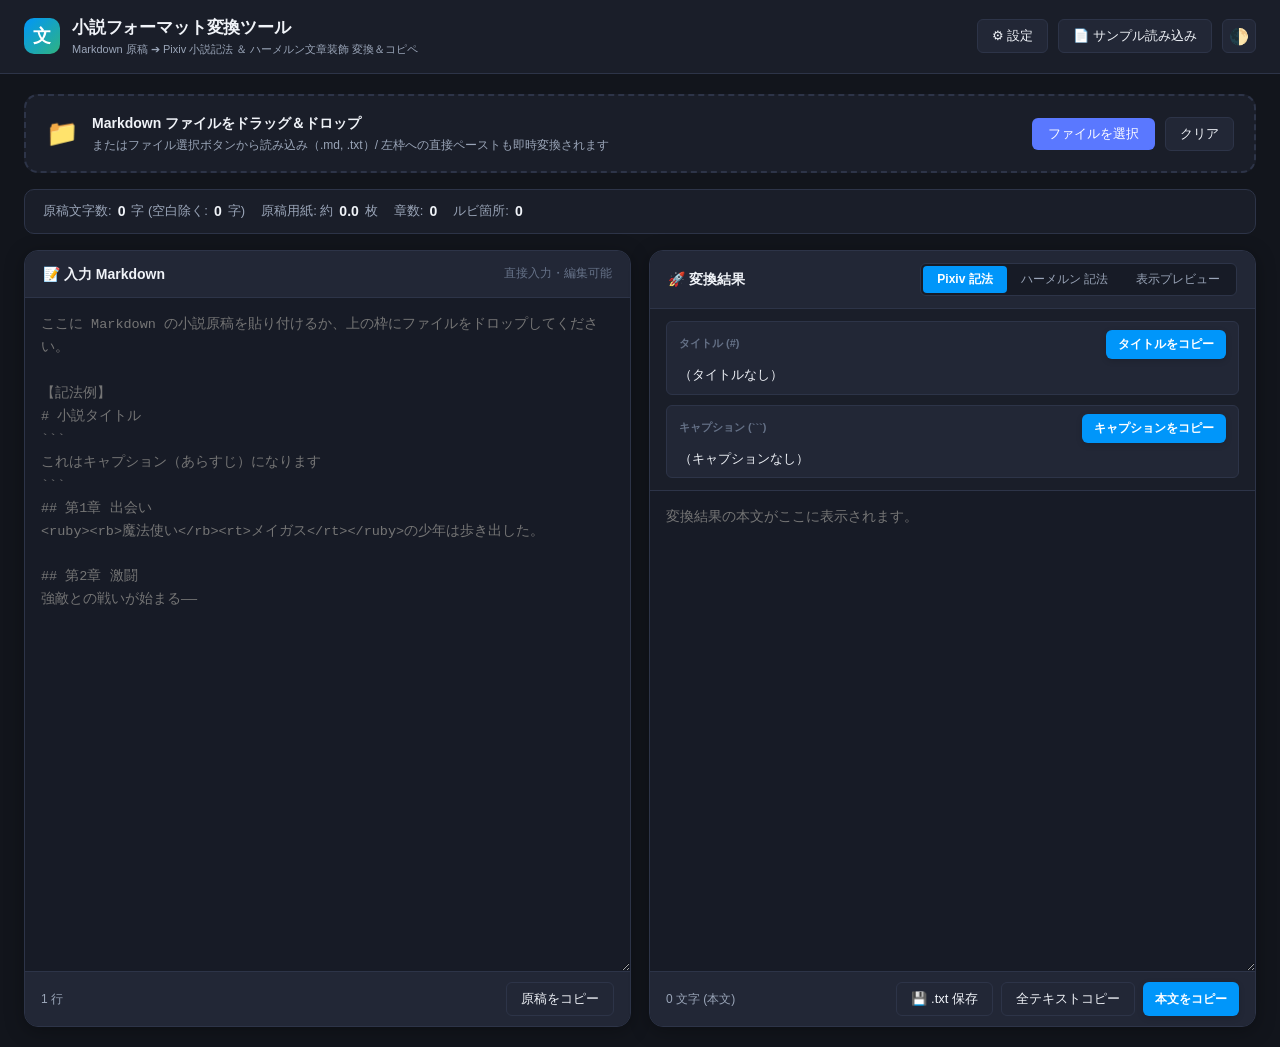
<file: code/小説変換ツール/index.html>
<!DOCTYPE html>
<html lang="ja">
<head>
  <meta charset="UTF-8">
  <meta name="viewport" content="width=device-width, initial-scale=1.0">
  <title>小説フォーマット変換ツール (Pixiv & ハーメルン対応)</title>
  <style>
    :root {
      --bg-primary: #12151c;
      --bg-secondary: #1a1e29;
      --bg-card: #222736;
      --bg-input: #171b26;
      --text-main: #f0f3f8;
      --text-sub: #9aa5b8;
      --text-muted: #657187;
      --border: #2d3448;
      --border-focus: #4e7dfc;
      --pixiv-color: #0096fa;
      --pixiv-hover: #1e9bf6;
      --pixiv-badge: rgba(0, 150, 250, 0.15);
      --hameln-color: #2fb380;
      --hameln-hover: #37c78f;
      --hameln-badge: rgba(47, 179, 128, 0.15);
      --accent: #5a78ff;
      --success: #28a745;
      --shadow: 0 4px 20px rgba(0, 0, 0, 0.3);
      --radius-sm: 6px;
      --radius-md: 10px;
      --radius-lg: 14px;
      --transition: all 0.2s cubic-bezier(0.16, 1, 0.3, 1);
    }

    [data-theme="light"] {
      --bg-primary: #f5f7fb;
      --bg-secondary: #ffffff;
      --bg-card: #ffffff;
      --bg-input: #f8fafc;
      --text-main: #1e293b;
      --text-sub: #475569;
      --text-muted: #94a3b8;
      --border: #e2e8f0;
      --border-focus: #3b82f6;
      --pixiv-color: #0084dc;
      --pixiv-badge: rgba(0, 132, 220, 0.1);
      --hameln-color: #1a8f60;
      --hameln-badge: rgba(26, 143, 96, 0.1);
      --accent: #3b82f6;
      --shadow: 0 4px 20px rgba(0, 0, 0, 0.06);
    }

    * {
      box-sizing: border-box;
      margin: 0;
      padding: 0;
    }

    body {
      font-family: -apple-system, BlinkMacSystemFont, "Segoe UI", "BIZ UDPGothic", "Hiragino Sans", "Meiryo", sans-serif;
      background-color: var(--bg-primary);
      color: var(--text-main);
      line-height: 1.6;
      min-height: 100vh;
      display: flex;
      flex-direction: column;
    }

    header {
      background-color: var(--bg-secondary);
      border-bottom: 1px solid var(--border);
      padding: 14px 24px;
      display: flex;
      justify-content: space-between;
      align-items: center;
      position: sticky;
      top: 0;
      z-index: 100;
    }

    .brand {
      display: flex;
      align-items: center;
      gap: 12px;
    }

    .brand-icon {
      width: 36px;
      height: 36px;
      background: linear-gradient(135deg, var(--pixiv-color), var(--hameln-color));
      border-radius: var(--radius-md);
      display: flex;
      align-items: center;
      justify-content: center;
      color: #fff;
      font-size: 18px;
      font-weight: bold;
    }

    .brand-text h1 {
      font-size: 17px;
      font-weight: 700;
      letter-spacing: -0.01em;
    }

    .brand-text p {
      font-size: 11px;
      color: var(--text-sub);
    }

    .header-actions {
      display: flex;
      align-items: center;
      gap: 10px;
    }

    button {
      cursor: pointer;
      font-family: inherit;
      border: none;
      outline: none;
      transition: var(--transition);
      display: inline-flex;
      align-items: center;
      justify-content: center;
      gap: 6px;
      font-weight: 500;
    }

    .btn-secondary {
      background: var(--bg-card);
      border: 1px solid var(--border);
      color: var(--text-main);
      padding: 7px 14px;
      border-radius: var(--radius-sm);
      font-size: 13px;
    }

    .btn-secondary:hover {
      border-color: var(--text-sub);
      background: var(--bg-input);
    }

    .btn-primary {
      background: var(--accent);
      color: #fff;
      padding: 7px 16px;
      border-radius: var(--radius-sm);
      font-size: 13px;
    }

    .btn-primary:hover {
      filter: brightness(1.1);
    }

    .btn-copy {
      padding: 6px 12px;
      font-size: 12px;
      font-weight: 600;
      border-radius: var(--radius-sm);
      color: #fff;
      box-shadow: 0 2px 6px rgba(0,0,0,0.15);
    }

    .btn-copy-pixiv {
      background: var(--pixiv-color);
    }
    .btn-copy-pixiv:hover {
      background: var(--pixiv-hover);
    }

    .btn-copy-hameln {
      background: var(--hameln-color);
    }
    .btn-copy-hameln:hover {
      background: var(--hameln-hover);
    }

    .btn-icon {
      width: 34px;
      height: 34px;
      border-radius: var(--radius-sm);
      background: var(--bg-card);
      border: 1px solid var(--border);
      color: var(--text-main);
      display: flex;
      align-items: center;
      justify-content: center;
      font-size: 16px;
    }
    .btn-icon:hover {
      background: var(--bg-input);
    }

    /* Main Container */
    main {
      flex: 1;
      padding: 20px 24px;
      max-width: 1700px;
      margin: 0 auto;
      width: 100%;
      display: flex;
      flex-direction: column;
      gap: 16px;
    }

    /* Top Dropzone */
    .drop-section {
      background: var(--bg-secondary);
      border: 2px dashed var(--border);
      border-radius: var(--radius-lg);
      padding: 16px 20px;
      display: flex;
      align-items: center;
      justify-content: space-between;
      transition: var(--transition);
      position: relative;
    }

    .drop-section.dragover {
      border-color: var(--accent);
      background: rgba(90, 120, 255, 0.05);
    }

    .drop-left {
      display: flex;
      align-items: center;
      gap: 14px;
    }

    .drop-icon {
      font-size: 26px;
      color: var(--accent);
    }

    .drop-text h3 {
      font-size: 14px;
      font-weight: 600;
      margin-bottom: 2px;
    }

    .drop-text p {
      font-size: 12px;
      color: var(--text-sub);
    }

    .drop-right {
      display: flex;
      gap: 10px;
      align-items: center;
    }

    #fileInput {
      display: none;
    }

    /* Stats bar */
    .stats-bar {
      display: flex;
      gap: 16px;
      background: var(--bg-secondary);
      border: 1px solid var(--border);
      border-radius: var(--radius-md);
      padding: 10px 18px;
      font-size: 13px;
      flex-wrap: wrap;
      align-items: center;
    }

    .stat-item {
      display: flex;
      align-items: center;
      gap: 6px;
      color: var(--text-sub);
    }

    .stat-item strong {
      color: var(--text-main);
      font-weight: 700;
      font-size: 14px;
    }

    .badge {
      display: inline-block;
      padding: 2px 8px;
      border-radius: 12px;
      font-size: 11px;
      font-weight: 600;
    }
    .badge-pixiv {
      background: var(--pixiv-badge);
      color: var(--pixiv-color);
    }
    .badge-hameln {
      background: var(--hameln-badge);
      color: var(--hameln-color);
    }

    /* Content Area - 2 Columns */
    .workspace {
      display: grid;
      grid-template-columns: 1fr 1fr;
      gap: 18px;
      flex: 1;
      min-height: 580px;
    }

    @media (max-width: 1080px) {
      .workspace {
        grid-template-columns: 1fr;
      }
    }

    /* Column Panels */
    .panel {
      background: var(--bg-secondary);
      border: 1px solid var(--border);
      border-radius: var(--radius-lg);
      display: flex;
      flex-direction: column;
      overflow: hidden;
      box-shadow: var(--shadow);
    }

    .panel-header {
      padding: 12px 18px;
      border-bottom: 1px solid var(--border);
      display: flex;
      justify-content: space-between;
      align-items: center;
      background: var(--bg-card);
    }

    .panel-title {
      font-size: 14px;
      font-weight: 700;
      display: flex;
      align-items: center;
      gap: 8px;
    }

    /* Sub Tabs inside right panel */
    .tab-group {
      display: flex;
      background: var(--bg-input);
      border: 1px solid var(--border);
      border-radius: var(--radius-sm);
      padding: 2px;
    }

    .tab-btn {
      padding: 5px 14px;
      font-size: 12px;
      border-radius: 4px;
      color: var(--text-sub);
      background: transparent;
    }

    .tab-btn.active-pixiv {
      background: var(--pixiv-color);
      color: #fff;
      font-weight: 600;
    }

    .tab-btn.active-hameln {
      background: var(--hameln-color);
      color: #fff;
      font-weight: 600;
    }

    .tab-btn.active-preview {
      background: var(--accent);
      color: #fff;
      font-weight: 600;
    }

    /* Text Editor Area */
    .editor-wrapper {
      position: relative;
      flex: 1;
      display: flex;
      flex-direction: column;
    }

    textarea {
      flex: 1;
      width: 100%;
      min-height: 480px;
      padding: 16px;
      background: var(--bg-input);
      color: var(--text-main);
      border: none;
      resize: vertical;
      font-family: "Consolas", "Courier New", "BIZ UDPGothic", monospace;
      font-size: 13.5px;
      line-height: 1.7;
      outline: none;
    }

    textarea:focus {
      background: rgba(0, 0, 0, 0.2);
    }

    /* Extracted items cards (Title & Caption) */
    .meta-cards {
      padding: 12px 16px;
      background: var(--bg-secondary);
      border-bottom: 1px solid var(--border);
      display: flex;
      flex-direction: column;
      gap: 10px;
    }

    .meta-card {
      background: var(--bg-card);
      border: 1px solid var(--border);
      border-radius: var(--radius-sm);
      padding: 8px 12px;
      display: flex;
      flex-direction: column;
      gap: 6px;
    }

    .meta-header {
      display: flex;
      justify-content: space-between;
      align-items: center;
      font-size: 11px;
      color: var(--text-muted);
      text-transform: uppercase;
      font-weight: 700;
    }

    .meta-content {
      font-size: 13px;
      color: var(--text-main);
      font-weight: 500;
      max-height: 90px;
      overflow-y: auto;
      white-space: pre-wrap;
      word-break: break-all;
    }

    .panel-footer {
      padding: 10px 16px;
      border-top: 1px solid var(--border);
      background: var(--bg-card);
      display: flex;
      justify-content: space-between;
      align-items: center;
      flex-wrap: wrap;
      gap: 8px;
    }

    .panel-footer-actions {
      display: flex;
      gap: 8px;
    }

    /* Settings Modal / Accordion */
    .options-box {
      background: var(--bg-secondary);
      border: 1px solid var(--border);
      border-radius: var(--radius-md);
      padding: 12px 16px;
      display: none;
      grid-template-columns: repeat(auto-fit, minmax(260px, 1fr));
      gap: 12px;
      font-size: 12.5px;
    }

    .options-box.open {
      display: grid;
    }

    .option-group h4 {
      font-size: 12px;
      margin-bottom: 6px;
      color: var(--text-sub);
    }

    .option-item {
      display: flex;
      align-items: center;
      gap: 8px;
      margin-bottom: 4px;
      cursor: pointer;
    }

    .option-item input[type="checkbox"] {
      cursor: pointer;
      accent-color: var(--accent);
    }

    /* Preview Rendering Container */
    .preview-container {
      flex: 1;
      padding: 24px;
      background: var(--bg-input);
      overflow-y: auto;
      min-height: 480px;
      font-family: "BIZ UDPMincho", "Hiragino Mincho ProN", "Yu Mincho", serif;
      font-size: 16px;
      line-height: 2.1;
      color: var(--text-main);
    }

    .preview-container .preview-chapter {
      margin: 28px 0 16px;
    }

    .preview-container hr {
      border: 0;
      height: 1px;
      background: var(--border);
      margin: 16px 0;
    }

    .preview-container ruby rt {
      font-size: 0.6em;
      color: var(--accent);
    }

    .pixiv-page-break {
      border: 1px dashed var(--pixiv-color);
      color: var(--pixiv-color);
      background: var(--pixiv-badge);
      padding: 8px 12px;
      border-radius: 4px;
      margin: 24px 0;
      text-align: center;
      font-family: sans-serif;
      font-size: 12px;
      font-weight: bold;
    }

    .pixiv-chapter-tag {
      color: var(--pixiv-color);
      font-weight: bold;
      font-size: 18px;
      margin: 12px 0;
      font-family: sans-serif;
    }

    /* Toast notification */
    #toast {
      position: fixed;
      bottom: 24px;
      right: 24px;
      background: #10b981;
      color: #fff;
      padding: 10px 18px;
      border-radius: var(--radius-sm);
      font-size: 13px;
      font-weight: 600;
      box-shadow: 0 4px 14px rgba(0,0,0,0.3);
      opacity: 0;
      transform: translateY(20px);
      transition: all 0.25s ease;
      pointer-events: none;
      z-index: 1000;
      display: flex;
      align-items: center;
      gap: 8px;
    }

    #toast.show {
      opacity: 1;
      transform: translateY(0);
    }
  </style>
</head>
<body>

  <header>
    <div class="brand">
      <div class="brand-icon">文</div>
      <div class="brand-text">
        <h1>小説フォーマット変換ツール</h1>
        <p>Markdown 原稿 ➔ Pixiv 小説記法 ＆ ハーメルン文章装飾 変換＆コピペ</p>
      </div>
    </div>
    <div class="header-actions">
      <button class="btn-secondary" id="btnToggleOptions">
        <span>⚙ 設定</span>
      </button>
      <button class="btn-secondary" id="btnLoadSample">
        <span>📄 サンプル読み込み</span>
      </button>
      <button class="btn-icon" id="btnTheme" title="テーマ切り替え">🌓</button>
    </div>
  </header>

  <main>
    <!-- Dropzone / File Loader -->
    <div class="drop-section" id="dropZone">
      <div class="drop-left">
        <div class="drop-icon">📁</div>
        <div class="drop-text">
          <h3>Markdown ファイルをドラッグ＆ドロップ</h3>
          <p>またはファイル選択ボタンから読み込み（.md, .txt）/ 左枠への直接ペーストも即時変換されます</p>
        </div>
      </div>
      <div class="drop-right">
        <input type="file" id="fileInput" accept=".md,.markdown,.txt">
        <button class="btn-primary" onclick="document.getElementById('fileInput').click()">ファイルを選択</button>
        <button class="btn-secondary" id="btnClear">クリア</button>
      </div>
    </div>

    <!-- Options Box (Collapsible) -->
    <div class="options-box" id="optionsBox">
      <div class="option-group">
        <h4>Pixiv 変換設定</h4>
        <label class="option-item">
          <input type="checkbox" id="optPixivFirstNewpage">
          <span>1章目（先頭）にも [newpage] を付与する</span>
        </label>
        <label class="option-item">
          <input type="checkbox" id="optPixivTitleInBody">
          <span>本文先頭にタイトルを含める</span>
        </label>
        <label class="option-item">
          <input type="checkbox" id="optPixivCaptionInBody">
          <span>本文先頭にキャプションを含める</span>
        </label>
      </div>
      <div class="option-group">
        <h4>ハーメルン 変換設定</h4>
        <label class="option-item">
          <input type="checkbox" id="optHamelnBold" checked>
          <span>太字 **text** を 《b》text《/b》 に変換</span>
        </label>
        <label class="option-item">
          <input type="checkbox" id="optHamelnTitleInBody">
          <span>本文先頭にタイトルを含める</span>
        </label>
        <label class="option-item">
          <input type="checkbox" id="optHamelnCaptionInBody">
          <span>本文先頭にあらすじ・前書きを含める</span>
        </label>
      </div>
      <div class="option-group">
        <h4>共通テキスト整形</h4>
        <label class="option-item">
          <input type="checkbox" id="optTrimSpaces" checked>
          <span>行末の余分な空白を除去</span>
        </label>
        <label class="option-item">
          <input type="checkbox" id="optCompressLines" checked>
          <span>3行以上の連続空行を2行に圧縮</span>
        </label>
      </div>
    </div>

    <!-- Stats Bar -->
    <div class="stats-bar">
      <div class="stat-item">原稿文字数: <strong id="statCharCount">0</strong> 字 (空白除く: <strong id="statCharNoSpace">0</strong> 字)</div>
      <div class="stat-item">原稿用紙: 約 <strong id="statGenko">0</strong> 枚</div>
      <div class="stat-item">章数: <strong id="statChapterCount">0</strong></div>
      <div class="stat-item">ルビ箇所: <strong id="statRubyCount">0</strong></div>
    </div>

    <!-- 2 Column Workspace -->
    <div class="workspace">
      <!-- Left Panel: Input Markdown -->
      <div class="panel">
        <div class="panel-header">
          <div class="panel-title">
            <span>📝 入力 Markdown</span>
          </div>
          <span style="font-size:12px; color:var(--text-muted)">直接入力・編集可能</span>
        </div>
        <div class="editor-wrapper">
          <textarea id="inputMd" placeholder="ここに Markdown の小説原稿を貼り付けるか、上の枠にファイルをドロップしてください。

【記法例】
# 小説タイトル
```
これはキャプション（あらすじ）になります
```
## 第1章 出会い
<ruby><rb>魔法使い</rb><rt>メイガス</rt></ruby>の少年は歩き出した。

## 第2章 激闘
強敵との戦いが始まる――"></textarea>
        </div>
        <div class="panel-footer">
          <span style="font-size:12px; color:var(--text-sub)" id="inputLineCount">0 行</span>
          <button class="btn-secondary" id="btnCopyRaw">原稿をコピー</button>
        </div>
      </div>

      <!-- Right Panel: Converted Output -->
      <div class="panel">
        <div class="panel-header">
          <div class="panel-title">
            <span id="outputTitleLabel">🚀 変換結果</span>
          </div>
          <!-- Format Switcher Tabs -->
          <div class="tab-group">
            <button class="tab-btn active-pixiv" id="tabPixiv">Pixiv 記法</button>
            <button class="tab-btn" id="tabHameln">ハーメルン 記法</button>
            <button class="tab-btn" id="tabPreview">表示プレビュー</button>
          </div>
        </div>

        <!-- Extracted Metadata Cards (Title & Caption) -->
        <div class="meta-cards">
          <!-- Title Box -->
          <div class="meta-card">
            <div class="meta-header">
              <span>タイトル (#)</span>
              <button class="btn-copy btn-copy-pixiv" id="btnCopyTitle">タイトルをコピー</button>
            </div>
            <div class="meta-content" id="dispTitle">（タイトルなし）</div>
          </div>
          <!-- Caption Box -->
          <div class="meta-card">
            <div class="meta-header">
              <span id="captionLabel">キャプション (```)</span>
              <button class="btn-copy btn-copy-pixiv" id="btnCopyCaption">キャプションをコピー</button>
            </div>
            <div class="meta-content" id="dispCaption">（キャプションなし）</div>
          </div>
        </div>

        <!-- Output Text Area (Pixiv / Hameln Text) -->
        <div class="editor-wrapper" id="outputWrapperText">
          <textarea id="outputText" readonly placeholder="変換結果の本文がここに表示されます。"></textarea>
        </div>

        <!-- Preview Container -->
        <div class="preview-container" id="outputWrapperPreview" style="display:none;"></div>

        <div class="panel-footer">
          <span style="font-size:12px; color:var(--text-sub)" id="outputCharCount">0 文字</span>
          <div class="panel-footer-actions">
            <button class="btn-secondary" id="btnDownload">💾 .txt 保存</button>
            <button class="btn-secondary" id="btnCopyAll">全テキストコピー</button>
            <button class="btn-copy btn-copy-pixiv" id="btnCopyBody">本文をコピー</button>
          </div>
        </div>
      </div>
    </div>
  </main>

  <div id="toast">コピーしました！</div>

  <script>
    // --- State ---
    let currentTab = 'pixiv'; // 'pixiv', 'hameln', 'preview'
    let sampleNovelText = "# 異世界転生したら最強のチート猫だった件 ～魔王城でまったり昼寝生活～\n\n```\nトラックに轢かれて目覚めたら、なぜか魔王城に住み着く白猫に転生していた！？\nモフモフの身体と規格外のチート魔法を武器に、今日も魔王の膝の上で二度寝を決める――！\n笑いとモフモフが織りなす異世界スローライフファンタジー。\n```\n\n## プロローグ：目覚めたら猫でした\n\n暖かい日差しと、心地よい絨毯の感触。  \nふと目を覚ますと、視界がいつもよりずっと低い。  \n\n「にゃーん？」  \n\n思わず声を出してみたら、自分の口から出たのは情けない猫の鳴き声だった。  \n見下ろせば、ふわふわの白い前足。肉球は綺麗なピンク色をしている。  \n\n（……えっ、俺、猫になってる！？）  \n\n確か、深夜のコンビニ帰りに居眠り運転のトラックから小学生をかばって――そこまでは覚えている。  \nどうやら絵に描いたような<ruby><rb>異世界転生</rb><rt>いせかいてんせい</rt></ruby>を果たしてしまったらしい。  \n\n## 第1章：魔王様との出会い\n\n「おい、こんな所に猫が迷い込んでいるぞ」  \n\n部屋の重厚な扉が開き、漆黒のローブをまとった筋骨隆々の男が入ってきた。  \n頭には禍々しい角、背中には黒い翼。どう見ても<ruby><rb>魔王</rb><rt>まおう</rt></ruby>その人である。  \n\n普通の転生者なら腰を抜かすところだろうが、今の俺には抗えない本能があった。  \n男の手から漂う、**干し肉の極上の香り**。  \n\n「グルニャァ……（飯くれ）」  \n\n俺はすり寄って頭をごつんと押し付けた。  \n魔王は目を見張り、次の瞬間には相好を崩していた。  \n\n「ぐっ……な、なんと愛らしい毛並みだ……！ 今日から貴様は我が城の<ruby><rb>最高名誉顧問猫</rb><rt>さいこうめいよこもんねこ</rt></ruby>だ！」  \n\n世界を滅ぼす魔王が、あっさりとモフモフの軍門に降った瞬間だった。  \n\n## 第2章：伝説の魔力、炸裂？\n\n平和な昼寝ライフが始まったと思いきや、城に招かれざる客がやってきた。  \n教会の放った<ruby><rb>勇者パーティー</rb><rt>ゆうしゃパーティー</rt></ruby>だ。  \n\n「魔王、覚悟――って、なんだあの猫は？」  \n「ふっ、油断するな。あれは魔王が飼う凶悪な魔獣に違いない！」  \n\n昼寝を邪魔されて機嫌を損ねた俺は、軽くあくびをしながら前足をひと振りした。  \n\n「ふにゃー（うるさい、あっち行け）」  \n\n放たれたのは、猫パンチの軌跡を描く<ruby><rb>次元断裂衝撃波</rb><rt>ディメンション・スラッシュ</rt></ruby>。  \n城の訓練場ごと勇者たちの武器が遥か彼方へと吹き飛んでいく。  \n\n「「「バ、バケモノだーーー！！」」」  \n\n脱兎のごとく逃げ出す勇者たちを見送りながら、俺は再び丸くなって目を閉じた。  \n今日も魔王城は平和である。\n";
    
    // --- DOM Elements ---
    const inputMd = document.getElementById('inputMd');
    const outputText = document.getElementById('outputText');
    const outputWrapperText = document.getElementById('outputWrapperText');
    const outputWrapperPreview = document.getElementById('outputWrapperPreview');
    const dispTitle = document.getElementById('dispTitle');
    const dispCaption = document.getElementById('dispCaption');
    const captionLabel = document.getElementById('captionLabel');
    const dropZone = document.getElementById('dropZone');
    const fileInput = document.getElementById('fileInput');
    const toast = document.getElementById('toast');

    const tabPixiv = document.getElementById('tabPixiv');
    const tabHameln = document.getElementById('tabHameln');
    const tabPreview = document.getElementById('tabPreview');

    const btnCopyTitle = document.getElementById('btnCopyTitle');
    const btnCopyCaption = document.getElementById('btnCopyCaption');
    const btnCopyBody = document.getElementById('btnCopyBody');
    const btnCopyAll = document.getElementById('btnCopyAll');
    const btnDownload = document.getElementById('btnDownload');
    const btnClear = document.getElementById('btnClear');
    const btnLoadSample = document.getElementById('btnLoadSample');
    const btnToggleOptions = document.getElementById('btnToggleOptions');
    const optionsBox = document.getElementById('optionsBox');
    const btnTheme = document.getElementById('btnTheme');

    // Stats
    const statCharCount = document.getElementById('statCharCount');
    const statCharNoSpace = document.getElementById('statCharNoSpace');
    const statGenko = document.getElementById('statGenko');
    const statChapterCount = document.getElementById('statChapterCount');
    const statRubyCount = document.getElementById('statRubyCount');
    const inputLineCount = document.getElementById('inputLineCount');
    const outputCharCount = document.getElementById('outputCharCount');

    // Options Checkboxes
    const optPixivFirstNewpage = document.getElementById('optPixivFirstNewpage');
    const optPixivTitleInBody = document.getElementById('optPixivTitleInBody');
    const optPixivCaptionInBody = document.getElementById('optPixivCaptionInBody');
    const optHamelnBold = document.getElementById('optHamelnBold');
    const optHamelnTitleInBody = document.getElementById('optHamelnTitleInBody');
    const optHamelnCaptionInBody = document.getElementById('optHamelnCaptionInBody');
    const optTrimSpaces = document.getElementById('optTrimSpaces');
    const optCompressLines = document.getElementById('optCompressLines');

    // Cached conversion results
    let currentResults = {
      pixiv: { title: '', caption: '', body: '', full: '' },
      hameln: { title: '', caption: '', body: '', full: '' }
    };

    // --- Converter Logic ---
    function parseMarkdown(md) {
      // 1. Title (# Title)
      let title = "";
      const titleMatch = md.match(/^#\s+(.+)$/m);
      let body = md;
      if (titleMatch) {
        title = titleMatch[1].trim();
        body = body.replace(/^#\s+.+$/m, '');
      }

      // 2. Caption (```...```)
      const captions = [];
      const codeFenceRegex = /```(?:[a-zA-Z0-9_-]*\r?\n)?([\s\S]*?)```/g;
      let match;
      while ((match = codeFenceRegex.exec(body)) !== null) {
        if (match[1].trim()) {
          captions.push(match[1].trim());
        }
      }
      const caption = captions.join('\n\n');
      body = body.replace(codeFenceRegex, '');

      return { title, caption, body: body.trimStart() };
    }

    function convertNovel() {
      const rawMd = inputMd.value;
      const { title, caption, body: cleanBody } = parseMarkdown(rawMd);

      // Ruby regex: <ruby><rb>...</rb><rt>...</rt></ruby> or <ruby>...<rt>...</rt></ruby>
      const rubyRegex = /<ruby>(?:<rb>)?([\s\S]+?)(?:<\/rb>)?(?:<rp>[\s\S]*?<\/rp>)?<rt>([\s\S]+?)<\/rt>(?:<rp>[\s\S]*?<\/rp>)?<\/ruby>/g;
      
      // Counting stats
      const rubyMatches = rawMd.match(rubyRegex) || [];
      const chapterMatches = rawMd.match(/^##\s+(.+)$/gm) || [];

      statCharCount.textContent = rawMd.length.toLocaleString();
      const noSpaceLen = rawMd.replace(/\s+/g, '').length;
      statCharNoSpace.textContent = noSpaceLen.toLocaleString();
      statGenko.textContent = (noSpaceLen / 400).toFixed(1);
      statChapterCount.textContent = chapterMatches.length;
      statRubyCount.textContent = rubyMatches.length;
      inputLineCount.textContent = rawMd.split('\n').length.toLocaleString() + ' 行';

      // --- PIXIV CONVERSION ---
      let pixBody = cleanBody.replace(rubyRegex, '[[rb:$1 > $2]]');
      let chIdx = 0;
      const hasTextBeforeFirstChapter = (() => {
        const firstMatch = pixBody.match(/^##\s+(.+)$/m);
        if (!firstMatch) return false;
        return pixBody.substring(0, firstMatch.index).trim().length > 0;
      })();

      pixBody = pixBody.replace(/^##\s+(.+)$/gm, (m, chName) => {
        chIdx++;
        chName = chName.trim();
        if (chIdx === 1 && !hasTextBeforeFirstChapter && !optPixivFirstNewpage.checked) {
          return `[chapter:${chName}]`;
        }
        return `[newpage]\n[chapter:${chName}]`;
      });

      // Cleanup
      pixBody = cleanText(pixBody);

      let finalPixParts = [];
      if (optPixivTitleInBody.checked && title) finalPixParts.push(title);
      if (optPixivCaptionInBody.checked && caption) finalPixParts.push(caption);
      finalPixParts.push(pixBody);
      const finalPixBody = finalPixParts.filter(Boolean).join('\n\n').trim();

      const pixivFull = [
        title ? `【タイトル】\n${title}` : '',
        caption ? `【キャプション】\n${caption}` : '',
        `【本文】\n${finalPixBody}`
      ].filter(Boolean).join('\n\n');

      currentResults.pixiv = { title, caption, body: finalPixBody, full: pixivFull };

      // --- HAMELN CONVERSION ---
      let hamBody = cleanBody.replace(rubyRegex, '|$1《$2》');
      hamBody = hamBody.replace(/^##\s+(.+)$/gm, (m, chName) => {
        return `《big》《b》■${chName.trim()}《/b》《/big》《hr》`;
      });

      if (optHamelnBold.checked) {
        hamBody = hamBody.replace(/\*\*(.+?)\*\*/g, '《b》$1《/b》');
      }
      hamBody = hamBody.replace(/^(?:[-*_]\s*){3,}$/gm, '《hr》');

      hamBody = cleanText(hamBody);

      let finalHamParts = [];
      if (optHamelnTitleInBody.checked && title) finalHamParts.push(`《big》《b》${title}《/b》《/big》《hr》`);
      if (optHamelnCaptionInBody.checked && caption) finalHamParts.push(`《b》【あらすじ】《/b》\n${caption}\n《hr》`);
      finalHamParts.push(hamBody);
      const finalHamBody = finalHamParts.filter(Boolean).join('\n\n').trim();

      const hamelnFull = [
        title ? `【タイトル】\n${title}` : '',
        caption ? `【あらすじ / 前書き】\n${caption}` : '',
        `【本文】\n${finalHamBody}`
      ].filter(Boolean).join('\n\n');

      currentResults.hameln = { title, caption, body: finalHamBody, full: hamelnFull };

      // Update UI
      updateOutputView();
    }

    function cleanText(text) {
      let lines = text.split('\n');
      if (optTrimSpaces.checked) {
        lines = lines.map(l => l.replace(/[\t ]+$/, ''));
      }
      let cleaned = lines.join('\n');
      if (optCompressLines.checked) {
        cleaned = cleaned.replace(/\n{3,}/g, '\n\n');
      }
      return cleaned.trim();
    }

    function updateOutputView() {
      const activeData = currentResults[currentTab] || currentResults.pixiv;
      dispTitle.textContent = activeData.title || '（タイトルなし）';
      dispCaption.textContent = activeData.caption || '（キャプションなし）';
      captionLabel.textContent = currentTab === 'hameln' ? 'あらすじ / 前書き (```)' : 'キャプション (```)';

      if (currentTab === 'preview') {
        outputWrapperText.style.display = 'none';
        outputWrapperPreview.style.display = 'block';
        renderPreview();
        outputCharCount.textContent = `${activeData.body.length.toLocaleString()} 文字`;
      } else {
        outputWrapperText.style.display = 'flex';
        outputWrapperPreview.style.display = 'none';
        outputText.value = activeData.body;
        outputCharCount.textContent = `${activeData.body.length.toLocaleString()} 文字 (本文)`;
      }

      // Button styles
      const isHameln = currentTab === 'hameln';
      const copyBtns = [btnCopyTitle, btnCopyCaption, btnCopyBody];
      copyBtns.forEach(btn => {
        btn.classList.toggle('btn-copy-pixiv', !isHameln);
        btn.classList.toggle('btn-copy-hameln', isHameln);
      });
    }

    function renderPreview() {
      const rawMd = inputMd.value;
      const { title, caption, body } = parseMarkdown(rawMd);

      let html = '';
      if (title) {
        html += `<h1 style="font-size:22px; margin-bottom:16px; border-bottom:2px solid var(--border); padding-bottom:8px;">${escapeHtml(title)}</h1>`;
      }
      if (caption) {
        html += `<div style="background:var(--bg-card); border-left:4px solid var(--accent); padding:10px 14px; margin-bottom:20px; font-size:14px; border-radius:4px;">${escapeHtml(caption).replace(/\n/g, '<br>')}</div>`;
      }

      // Convert rubies to HTML <ruby>
      let bodyHtml = escapeHtml(body);
      bodyHtml = bodyHtml.replace(/&lt;ruby&gt;(?:&lt;rb&gt;)?([\s\S]+?)(?:&lt;\/rb&gt;)?(?:&lt;rp&gt;[\s\S]*?&lt;\/rp&gt;)?&lt;rt&gt;([\s\S]+?)&lt;\/rt&gt;(?:&lt;rp&gt;[\s\S]*?&lt;\/rp&gt;)?&lt;\/ruby&gt;/g, '<ruby><rb>$1</rb><rt>$2</rt></ruby>');

      // Convert chapters
      bodyHtml = bodyHtml.replace(/^##\s+(.+)$/gm, (m, ch) => {
        return `<div class="preview-chapter"><div class="pixiv-page-break">📄 [改ページ]</div><div class="pixiv-chapter-tag">■ ${ch}</div><hr></div>`;
      });

      // Line breaks
      bodyHtml = bodyHtml.replace(/\n\n+/g, '<br><br>').replace(/\n/g, '<br>');
      html += bodyHtml;

      outputWrapperPreview.innerHTML = html;
    }

    function escapeHtml(str) {
      return str.replace(/[&<>'"]/g, 
        tag => ({
          '&': '&amp;',
          '<': '&lt;',
          '>': '&gt;',
          "'": '&#39;',
          '"': '&quot;'
        }[tag] || tag)
      );
    }

    // --- Clipboard & Feedback ---
    function copyToClipboard(text, msg = 'コピーしました！') {
      if (!text) {
        showToast('コピーする内容がありません');
        return;
      }
      navigator.clipboard.writeText(text).then(() => {
        showToast(msg);
      }).catch(() => {
        // Fallback for older environments
        const temp = document.createElement('textarea');
        temp.value = text;
        document.body.appendChild(temp);
        temp.select();
        document.execCommand('copy');
        document.body.removeChild(temp);
        showToast(msg);
      });
    }

    function showToast(msg) {
      toast.textContent = msg;
      toast.classList.add('show');
      setTimeout(() => toast.classList.remove('show'), 2000);
    }

    // --- Tabs Switcher ---
    tabPixiv.addEventListener('click', () => {
      currentTab = 'pixiv';
      tabPixiv.className = 'tab-btn active-pixiv';
      tabHameln.className = 'tab-btn';
      tabPreview.className = 'tab-btn';
      updateOutputView();
    });

    tabHameln.addEventListener('click', () => {
      currentTab = 'hameln';
      tabPixiv.className = 'tab-btn';
      tabHameln.className = 'tab-btn active-hameln';
      tabPreview.className = 'tab-btn';
      updateOutputView();
    });

    tabPreview.addEventListener('click', () => {
      currentTab = 'preview';
      tabPixiv.className = 'tab-btn';
      tabHameln.className = 'tab-btn';
      tabPreview.className = 'tab-btn active-preview';
      updateOutputView();
    });

    // --- Copy Buttons ---
    btnCopyTitle.addEventListener('click', () => {
      const activeData = currentResults[currentTab] || currentResults.pixiv;
      copyToClipboard(activeData.title, 'タイトルをコピーしました！');
    });

    btnCopyCaption.addEventListener('click', () => {
      const activeData = currentResults[currentTab] || currentResults.pixiv;
      copyToClipboard(activeData.caption, 'キャプションをコピーしました！');
    });

    btnCopyBody.addEventListener('click', () => {
      const activeData = currentResults[currentTab] || currentResults.pixiv;
      copyToClipboard(activeData.body, '本文をコピーしました！');
    });

    btnCopyAll.addEventListener('click', () => {
      const activeData = currentResults[currentTab] || currentResults.pixiv;
      copyToClipboard(activeData.full, '全テキストをコピーしました！');
    });

    btnCopyRaw.addEventListener('click', () => {
      copyToClipboard(inputMd.value, 'Markdown原稿をコピーしました！');
    });

    // --- Download as .txt ---
    btnDownload.addEventListener('click', () => {
      const activeData = currentResults[currentTab] || currentResults.pixiv;
      const textToSave = activeData.body;
      const title = activeData.title || 'novel';
      const filename = `${title}_${currentTab}.txt`.replace(/[\\/:*?"<>|]/g, '_');

      const blob = new Blob([textToSave], { type: 'text/plain;charset=utf-8' });
      const url = URL.createObjectURL(blob);
      const a = document.createElement('a');
      a.href = url;
      a.download = filename;
      a.click();
      URL.revokeObjectURL(url);
      showToast(`${filename} をダウンロードしました`);
    });

    // --- Event Listeners ---
    inputMd.addEventListener('input', convertNovel);

    [
      optPixivFirstNewpage, optPixivTitleInBody, optPixivCaptionInBody,
      optHamelnBold, optHamelnTitleInBody, optHamelnCaptionInBody,
      optTrimSpaces, optCompressLines
    ].forEach(chk => chk.addEventListener('change', convertNovel));

    btnClear.addEventListener('click', () => {
      inputMd.value = '';
      convertNovel();
      showToast('クリアしました');
    });

    btnToggleOptions.addEventListener('click', () => {
      optionsBox.classList.toggle('open');
    });

    // Theme Switch
    btnTheme.addEventListener('click', () => {
      const isLight = document.body.getAttribute('data-theme') === 'light';
      document.body.setAttribute('data-theme', isLight ? '' : 'light');
    });

    // --- Drag and Drop ---
    dropZone.addEventListener('dragover', (e) => {
      e.preventDefault();
      dropZone.classList.add('dragover');
    });

    dropZone.addEventListener('dragleave', () => {
      dropZone.classList.remove('dragover');
    });

    dropZone.addEventListener('drop', (e) => {
      e.preventDefault();
      dropZone.classList.remove('dragover');
      if (e.dataTransfer.files.length > 0) {
        readFile(e.dataTransfer.files[0]);
      }
    });

    fileInput.addEventListener('change', (e) => {
      if (e.target.files.length > 0) {
        readFile(e.target.files[0]);
      }
    });

    function readFile(file) {
      const reader = new FileReader();
      reader.onload = (e) => {
        inputMd.value = e.target.result;
        convertNovel();
        showToast(`${file.name} を読み込みました`);
      };
      reader.readAsText(file, 'utf-8');
    }

    // --- Sample Novel Loader ---
    btnLoadSample.addEventListener('click', () => {
      if (sampleNovelText) {
        inputMd.value = sampleNovelText;
        convertNovel();
        showToast('サンプル小説を読み込みました');
      } else {
        // Fallback demo snippet
        inputMd.value = `# 異世界転生したら最強のチート猫だった件 ～魔王城でまったり昼寝生活～

\`\`\`
トラックに轢かれて目覚めたら、なぜか魔王城に住み着く白猫に転生していた！？
モフモフの身体と規格外のチート魔法を武器に、今日も魔王の膝の上で二度寝を決める――！
笑いとモフモフが織りなす異世界スローライフファンタジー。
\`\`\`

## プロローグ：目覚めたら猫でした

暖かい日差しと、心地よい絨毯の感触。  
ふと目を覚ますと、視界がいつもよりずっと低い。  

「にゃーん？」  

思わず声を出してみたら、自分の口から出たのは情けない猫の鳴き声だった。  
見下ろせば、ふわふわの白い前足。肉球は綺麗なピンク色をしている。  

（……えっ、俺、猫になってる！？）  

確か、深夜のコンビニ帰りに居眠り運転のトラックから小学生をかばって――そこまでは覚えている。  
どうやら絵に描いたような<ruby><rb>異世界転生</rb><rt>いせかいてんせい</rt></ruby>を果たしてしまったらしい。  

## 第1章：魔王様との出会い

「おい、こんな所に猫が迷い込んでいるぞ」  

部屋の重厚な扉が開き、漆黒のローブをまとった筋骨隆々の男が入ってきた。  
頭には禍々しい角、背中には黒い翼。どう見ても<ruby><rb>魔王</rb><rt>まおう</rt></ruby>その人である。  

普通の転生者なら腰を抜かすところだろうが、今の俺には抗えない本能があった。  
男の手から漂う、**干し肉の極上の香り**。  

「グルニャァ……（飯くれ）」  

俺はすり寄って頭をごつんと押し付けた。  
魔王は目を見張り、次の瞬間には相好を崩していた。  

「ぐっ……な、なんと愛らしい毛並みだ……！ 今日から貴様は我が城の<ruby><rb>最高名誉顧問猫</rb><rt>さいこうめいよこもんねこ</rt></ruby>だ！」  

世界を滅ぼす魔王が、あっさりとモフモフの軍門に降った瞬間だった。  

## 第2章：伝説の魔力、炸裂？

平和な昼寝ライフが始まったと思いきや、城に招かれざる客がやってきた。  
教会の放った<ruby><rb>勇者パーティー</rb><rt>ゆうしゃパーティー</rt></ruby>だ。  

「魔王、覚悟――って、なんだあの猫は？」  
「ふっ、油断するな。あれは魔王が飼う凶悪な魔獣に違いない！」  

昼寝を邪魔されて機嫌を損ねた俺は、軽くあくびをしながら前足をひと振りした。  

「ふにゃー（うるさい、あっち行け）」  

放たれたのは、猫パンチの軌跡を描く<ruby><rb>次元断裂衝撃波</rb><rt>ディメンション・スラッシュ</rt></ruby>。  
城の訓練場ごと勇者たちの武器が遥か彼方へと吹き飛んでいく。  

「「「バ、バケモノだーーー！！」」」  

脱兎のごとく逃げ出す勇者たちを見送りながら、俺は再び丸くなって目を閉じた。  
今日も魔王城は平和である。
`;
        convertNovel();
        showToast('サンプル小説を読み込みました');
      }
    });

    // Initial run
    convertNovel();
  </script>
</body>
</html>
</file>
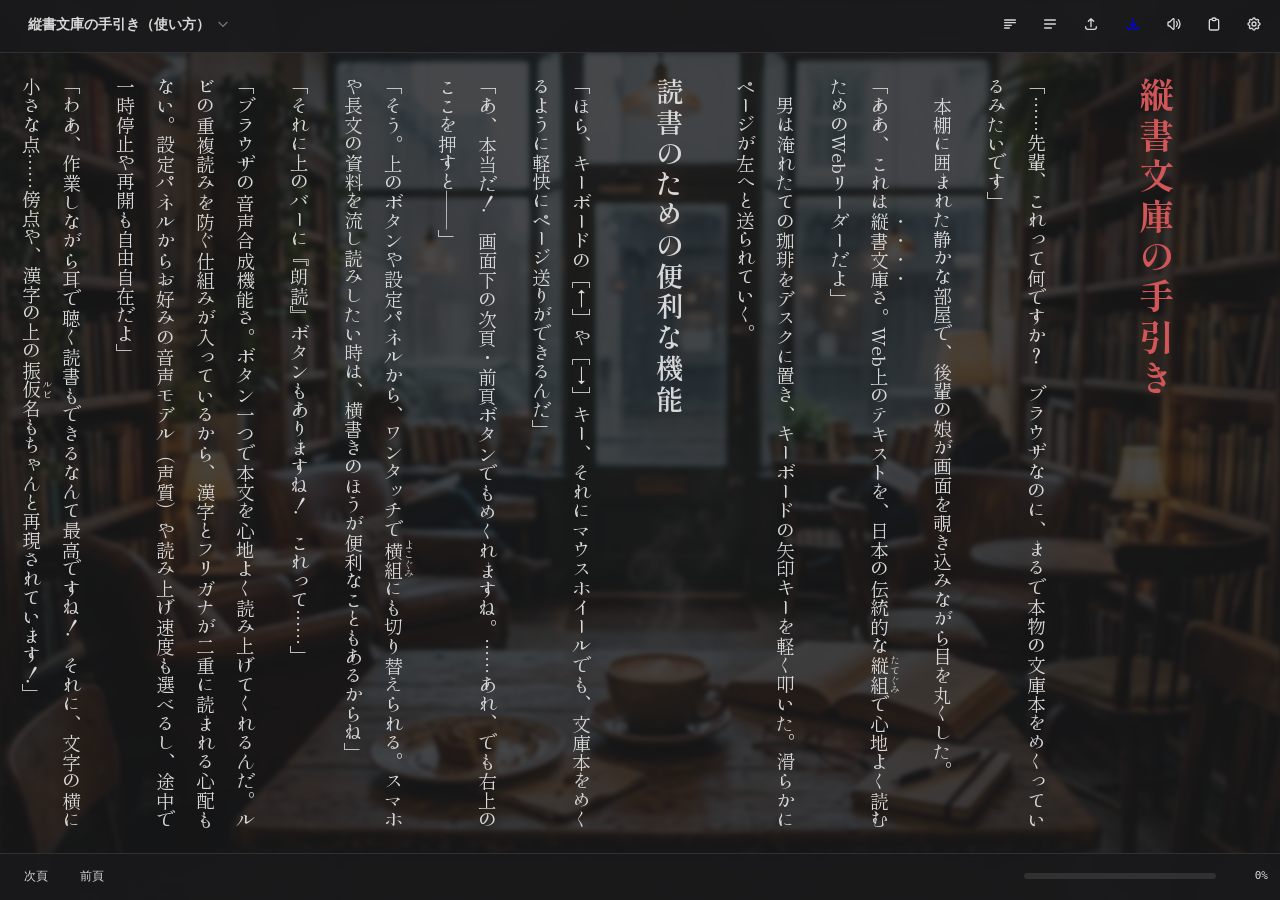
<file: code/縦書文庫/japanese_novel_vertical_reader.html>
<!DOCTYPE html>
<html lang="ja">

<head>
  <meta charset="UTF-8">
  <meta name="viewport" content="width=device-width, initial-scale=1.0, viewport-fit=cover">
  <title>縦書文庫 - Vertical Novel Reader</title>

  <!-- OGP & X (Twitter) Card Settings -->
  <meta name="twitter:card" content="summary_large_image">
  <meta property="og:type" content="website">
  <meta property="og:site_name" content="縦書文庫">
  <meta property="og:title" content="縦書文庫 - Web小説ビューア">
  <meta name="twitter:title" content="縦書文庫 - Web小説ビューア">
  <meta property="og:description" content="Gistから読み込んだテキストを、読みやすい縦書き・横書きで快適に読めるカスタムビューアです。音声朗読・ルビ表示対応。">
  <meta name="twitter:description" content="Gistから読み込んだテキストを、読みやすい縦書き・横書きで快適に読めるカスタムビューアです。音声朗読・ルビ表示対応。">
  <!-- ※ X/Twitterでのサムネイル表示には公開サイトのフルURL (例: https://xxx.netlify.app/ogp_image.jpg) を指定してください -->
  <meta property="og:image" content="ogp_image.jpg">
  <meta name="twitter:image" content="ogp_image.jpg">

  <link rel="preconnect" href="https://fonts.googleapis.com">
  <link rel="preconnect" href="https://fonts.gstatic.com" crossorigin>
  <link
    href="https://fonts.googleapis.com/css2?family=Noto+Serif+JP:wght@400;600;700&family=Shippori+Mincho:wght@400;600;700&family=Inter:wght@400;500;600&display=swap"
    rel="stylesheet">
  <link rel="stylesheet" href="style.css">
</head>

<body data-theme="dark" class="selection:bg-amber-700 selection:text-white">

  <!-- Background image layer (underneath content) -->
  <div id="bg-image-layer"></div>

  <header
    class="flex-shrink-0 z-30 flex items-center justify-between px-2.5 sm:px-6 py-1.5 sm:py-3 border-b transition-all duration-300 ui-panel w-full">
    <div class="flex items-center space-x-2 sm:space-x-3 min-w-0 mr-1 sm:mr-2 flex-shrink">
      <span class="hidden sm:inline-block text-xs uppercase tracking-widest px-2 py-0.5 rounded font-mono border flex-shrink-0"
        style="border-color: var(--border-color); color: var(--accent-color);">縦書文庫</span>
      <button id="doc-title-btn" type="button"
        class="flex items-center space-x-1 sm:space-x-1.5 py-1 px-1.5 -mx-1.5 rounded-lg hover:bg-black/5 dark:hover:bg-white/10 transition-colors text-left max-w-full group"
        title="目次（見出し一覧）を表示 / 移動">
        <h1 id="doc-title" class="text-xs sm:text-sm font-semibold truncate max-w-[100px] sm:max-w-[140px] md:max-w-[220px] lg:max-w-md font-sans">サンプル小説</h1>
        <svg id="doc-title-chevron" class="w-3.5 h-3.5 opacity-50 group-hover:opacity-100 flex-shrink-0 transition-transform duration-200" fill="none" stroke="currentColor" viewBox="0 0 24 24">
          <path stroke-linecap="round" stroke-linejoin="round" stroke-width="2" d="M19 9l-7 7-7-7"></path>
        </svg>
      </button>
    </div>

    <div class="flex items-center space-x-1 sm:space-x-2 flex-shrink-0">
      <!-- Table of Contents trigger button -->
      <button id="toggle-toc-btn"
        class="p-1.5 sm:px-2 sm:py-1.5 text-xs rounded-lg border border-transparent hover:border-current transition-all flex items-center space-x-1 font-sans"
        title="目次（見出し一覧）を表示">
        <svg class="w-4 h-4 flex-shrink-0" fill="none" stroke="currentColor" viewBox="0 0 24 24">
          <path stroke-linecap="round" stroke-linejoin="round" stroke-width="2"
            d="M4 6h16M4 10h16M4 14h10M4 18h7"></path>
        </svg>
        <span class="hidden md:inline">目次</span>
      </button>

      <!-- Writing mode direct toggle button -->
      <button id="toggle-writing-mode-btn"
        class="p-1.5 sm:px-2 sm:py-1.5 text-xs rounded-lg border border-transparent hover:border-current transition-all flex items-center space-x-1 font-sans"
        title="縦書き / 横書きの切替">
        <svg class="w-4 h-4 flex-shrink-0" fill="none" stroke="currentColor" viewBox="0 0 24 24">
          <path stroke-linecap="round" stroke-linejoin="round" stroke-width="2" d="M4 6h16M4 12h16M4 18h10"></path>
        </svg>
        <span id="header-mode-text" class="hidden sm:inline">横書き</span>
      </button>

      <!-- File upload trigger -->
      <label
        class="cursor-pointer p-1.5 sm:px-2 sm:py-1.5 text-xs rounded-lg border border-transparent hover:border-current transition-all flex items-center space-x-1 font-sans"
        title="テキストファイルを開く (.md / .txt)">
        <svg class="w-4 h-4 flex-shrink-0" fill="none" stroke="currentColor" viewBox="0 0 24 24">
          <path stroke-linecap="round" stroke-linejoin="round" stroke-width="2"
            d="M4 16v1a3 3 0 003 3h10a3 3 0 003-3v-1m-4-8l-4-4m0 0L8 8m4-4v12"></path>
        </svg>
        <span class="hidden lg:inline">開く (.md / .txt)</span>
        <input type="file" id="file-input" accept=".md,.markdown,.txt" class="hidden">
      </label>

      <!-- Download reader.zip trigger -->
      <a href="reader.zip" download="reader.zip"
        class="p-1.5 sm:px-2 sm:py-1.5 text-xs rounded-lg border border-transparent hover:border-current transition-all flex items-center space-x-1 font-sans"
        title="reader.zip をダウンロード">
        <svg class="w-4 h-4 flex-shrink-0" fill="none" stroke="currentColor" viewBox="0 0 24 24">
          <path stroke-linecap="round" stroke-linejoin="round" stroke-width="2"
            d="M4 16v1a3 3 0 003 3h10a3 3 0 003-3v-1m-4-4l-4 4m0 0l-4-4m4 4V4"></path>
        </svg>
        <span class="hidden lg:inline">保存 (.zip)</span>
      </a>

      <!-- Text-to-Speech (朗読) Controls -->
      <div class="flex items-center space-x-0.5">
        <button id="tts-toggle-btn"
          class="p-1.5 sm:px-2 sm:py-1.5 text-xs rounded-lg border border-transparent hover:border-current transition-all flex items-center space-x-1 font-sans"
          title="音声読み上げ (再生 / 一時停止)">
          <svg id="tts-icon" class="w-4 h-4 flex-shrink-0" fill="none" stroke="currentColor" viewBox="0 0 24 24">
            <path stroke-linecap="round" stroke-linejoin="round" stroke-width="2"
              d="M15.536 8.464a5 5 0 010 7.072m2.828-9.9a9 9 0 010 12.728M5.586 15H4a1 1 0 01-1-1v-4a1 1 0 011-1h1.586l4.707-4.707C10.923 3.663 12 4.109 12 5v14c0 .891-1.077 1.337-1.707.707L5.586 15z">
            </path>
          </svg>
          <span id="tts-btn-text" class="hidden md:inline">朗読</span>
        </button>
        <button id="tts-stop-btn"
          class="p-1.5 rounded-lg border border-transparent hover:border-current transition-all hidden text-red-600 dark:text-red-400 font-sans"
          title="読み上げを停止">
          <svg class="w-3.5 h-3.5" fill="currentColor" viewBox="0 0 24 24">
            <rect x="6" y="6" width="12" height="12" rx="1.5"></rect>
          </svg>
        </button>
      </div>

      <!-- Clipboard paste background direct button -->
      <button id="header-paste-bg-btn"
        class="p-1.5 sm:px-2 sm:py-1.5 text-xs rounded-lg border border-transparent hover:border-current transition-all flex items-center space-x-1 font-sans"
        title="コピーした画像を背景に貼り付け (クリップボード / Ctrl+V)">
        <svg class="w-4 h-4 flex-shrink-0" fill="none" stroke="currentColor" viewBox="0 0 24 24">
          <path stroke-linecap="round" stroke-linejoin="round" stroke-width="2"
            d="M9 5H7a2 2 0 00-2 2v12a2 2 0 002 2h10a2 2 0 002-2V7a2 2 0 00-2-2h-2M9 5a2 2 0 002 2h2a2 2 0 002-2M9 5a2 2 0 012-2h2a2 2 0 012 2"></path>
        </svg>
        <span class="hidden lg:inline">背景貼付</span>
      </button>

      <!-- Settings trigger toggle -->
      <button id="toggle-settings-btn" class="p-1.5 sm:p-2 rounded-lg hover:bg-black/5 dark:hover:bg-white/10 transition-colors"
        title="設定">
        <svg class="w-4 h-4" fill="none" stroke="currentColor" viewBox="0 0 24 24">
          <path stroke-linecap="round" stroke-linejoin="round" stroke-width="2"
            d="M10.325 4.317c.426-1.756 2.924-1.756 3.35 0a1.724 1.724 0 002.573 1.066c1.543-.94 3.31.826 2.37 2.37a1.724 1.724 0 001.065 2.572c1.756.426 1.756 2.924 0 3.35a1.724 1.724 0 00-1.066 2.573c.94 1.543-.826 3.31-2.37 2.37a1.724 1.724 0 00-2.572 1.065c-.426 1.756-2.924 1.756-3.35 0a1.724 1.724 0 00-2.573-1.066c-1.543.94-3.31-.826-2.37-2.37a1.724 1.724 0 00-1.065-2.572c-1.756-.426-1.756-2.924 0-3.35a1.724 1.724 0 001.066-2.573c-.94-1.543.826-3.31 2.37-2.37.996.608 2.296.07 2.572-1.065z">
          </path>
          <path stroke-linecap="round" stroke-linejoin="round" stroke-width="2" d="M15 12a3 3 0 11-6 0 3 3 0 016 0z">
          </path>
        </svg>
      </button>

      <!-- Fullscreen button (モバイルでは非表示) -->
      <button id="toggle-fullscreen-btn"
        class="hidden sm:block p-2 rounded-lg hover:bg-black/5 dark:hover:bg-white/10 transition-colors" title="全画面表示">
        <svg class="w-4 h-4" fill="none" stroke="currentColor" viewBox="0 0 24 24">
          <path stroke-linecap="round" stroke-linejoin="round" stroke-width="2"
            d="M4 8V4m0 0h4M4 4l5 5m11-5h-4m4 0v4m0 0l-5-5M4 16v4m0 0h4m-4 0l5-5m11 5l-5-5m5 5v-4m0 4h-4"></path>
        </svg>
      </button>
    </div>
  </header>

  <!-- Table of Contents (目次) Dropdown Panel -->
  <div id="toc-panel"
    class="hidden fixed z-40 w-[calc(100vw-1.5rem)] sm:w-80 max-w-[360px] max-h-[75vh] max-h-[75dvh] overflow-hidden rounded-xl shadow-2xl border ui-panel font-sans transition-all flex flex-col">
    <div class="flex items-center justify-between px-3.5 py-2.5 border-b flex-shrink-0" style="border-color: var(--border-color);">
      <div class="flex items-center space-x-2">
        <svg class="w-4 h-4 flex-shrink-0" fill="none" stroke="currentColor" viewBox="0 0 24 24" style="color: var(--accent-color);">
          <path stroke-linecap="round" stroke-linejoin="round" stroke-width="2" d="M4 6h16M4 10h16M4 14h10M4 18h7"></path>
        </svg>
        <span class="text-xs font-bold tracking-wider">目次（見出し一覧）</span>
      </div>
      <span id="toc-count" class="text-[10px] font-mono opacity-60 px-1.5 py-0.5 rounded border" style="border-color: var(--border-color);">0件</span>
    </div>
    <div id="toc-list" class="overflow-y-auto p-1.5 space-y-0.5 flex-1">
      <!-- 目次項目が動的に挿入される -->
    </div>
  </div>

  <div id="settings-panel"
    class="hidden fixed right-2 sm:right-6 z-40 w-[calc(100vw-1rem)] sm:w-80 max-w-[340px] max-h-[80vh] max-h-[80dvh] overflow-y-auto rounded-xl shadow-xl border p-4 sm:p-5 ui-panel font-sans transition-all text-sm">
    <div class="space-y-4">
      <div>
        <label class="block text-xs font-semibold uppercase tracking-wider mb-2 opacity-70">組み方向</label>
        <div class="grid grid-cols-2 gap-2">
          <button id="mode-vertical-btn"
            class="py-1 px-2 text-xs rounded border border-amber-900/40 font-medium">縦書き</button>
          <button id="mode-horizontal-btn"
            class="py-1 px-2 text-xs rounded border border-transparent hover:border-current font-medium">横書き</button>
        </div>
      </div>

      <div>
        <label class="block text-xs font-semibold uppercase tracking-wider mb-2 opacity-70">テーマ</label>
        <div class="grid grid-cols-3 gap-2">
          <button data-theme-set="light"
            class="theme-btn py-1.5 rounded-lg border text-xs text-center border-amber-900/30 bg-[#faf8f5] text-[#2b2b2b] font-medium">明鏡
            (白)</button>
          <button data-theme-set="sepia"
            class="theme-btn py-1.5 rounded-lg border text-xs text-center border-amber-900/30 bg-[#f4ecd8] text-[#3e3223] font-medium">羊皮紙</button>
          <button data-theme-set="dark"
            class="theme-btn py-1.5 rounded-lg border text-xs text-center border-zinc-700 bg-[#1a1a1c] text-[#d8d8d8] font-medium ring-2 ring-amber-700">漆黒</button>
        </div>
      </div>

      <div>
        <div class="flex justify-between items-center mb-1">
          <label class="text-xs font-semibold uppercase tracking-wider opacity-70">文字サイズ</label>
          <span id="font-size-val" class="text-xs font-mono">19px</span>
        </div>
        <input type="range" id="font-size-slider" min="14" max="28" value="19" class="w-full accent-amber-800">
      </div>

      <div>
        <div class="flex justify-between items-center mb-1">
          <label class="text-xs font-semibold uppercase tracking-wider opacity-70">行間（字送り）</label>
          <span id="line-height-val" class="text-xs font-mono">2.1</span>
        </div>
        <input type="range" id="line-height-slider" min="1.6" max="2.8" step="0.1" value="2.1"
          class="w-full accent-amber-800">
      </div>

      <div>
        <label class="block text-xs font-semibold uppercase tracking-wider mb-2 opacity-70">フォント</label>
        <div class="grid grid-cols-2 gap-2">
          <button id="font-shippori"
            class="py-1 px-2 text-xs rounded border border-amber-900/40 font-serif">しっぽり明朝</button>
          <button id="font-noto"
            class="py-1 px-2 text-xs rounded border border-transparent hover:border-current font-serif">Noto
            Serif</button>
        </div>
      </div>

      <!-- Background Image Settings Section -->
      <div class="pt-3 border-t" style="border-color: var(--border-color);">
        <div class="flex justify-between items-center mb-2">
          <label class="text-xs font-semibold uppercase tracking-wider opacity-70">背景画像</label>
          <button id="clear-bg-btn"
            class="text-[11px] text-red-600 dark:text-red-400 hover:underline hidden">解除</button>
        </div>

        <div class="space-y-2.5">
          <!-- Preset Sample Background -->
          <div>
            <div class="text-[11px] opacity-70 mb-1.5">サンプル背景</div>
            <button id="preset-bookcafe-btn" type="button"
              class="w-full flex items-center justify-between py-1.5 px-3 rounded-lg border border-amber-900/30 hover:border-current hover:bg-black/5 dark:hover:bg-white/10 transition-all text-xs text-left font-sans">
              <span class="flex items-center space-x-1.5">
                <span>☕</span>
                <span class="font-medium">ブックカフェ (bookcafe_min.jpg)</span>
              </span>
              <span id="preset-bookcafe-badge" class="text-[10px] px-1.5 py-0.5 rounded border border-current opacity-70">適用</span>
            </button>
          </div>

          <!-- Clipboard Paste Background -->
          <div>
            <div class="text-[11px] opacity-70 mb-1.5">クリップボードから</div>
            <button id="panel-paste-bg-btn" type="button"
              class="w-full flex items-center justify-between py-1.5 px-3 rounded-lg border border-dashed border-amber-900/40 hover:border-current hover:bg-black/5 dark:hover:bg-white/10 transition-all text-xs text-left font-sans">
              <span class="flex items-center space-x-1.5">
                <svg class="w-3.5 h-3.5 opacity-80" fill="none" stroke="currentColor" viewBox="0 0 24 24">
                  <path stroke-linecap="round" stroke-linejoin="round" stroke-width="2"
                    d="M9 5H7a2 2 0 00-2 2v12a2 2 0 002 2h10a2 2 0 002-2V7a2 2 0 00-2-2h-2M9 5a2 2 0 002 2h2a2 2 0 002-2M9 5a2 2 0 012-2h2a2 2 0 012 2"></path>
                </svg>
                <span class="font-medium">コピーした画像を貼る</span>
              </span>
              <span class="text-[10px] px-1.5 py-0.5 rounded border border-current opacity-70 font-mono">貼付</span>
            </button>
          </div>

          <!-- Custom File Upload -->
          <div>
            <div class="text-[11px] opacity-70 mb-1.5">お好みの画像</div>
            <label
              class="w-full flex items-center justify-center space-x-1.5 py-1.5 px-3 rounded-lg border border-dashed border-current/30 hover:border-current cursor-pointer transition-colors text-xs text-center font-sans">
              <svg class="w-4 h-4 opacity-70" fill="none" stroke="currentColor" viewBox="0 0 24 24">
                <path stroke-linecap="round" stroke-linejoin="round" stroke-width="2"
                  d="M4 16l4.586-4.586a2 2 0 012.828 0L16 16m-2-2l1.586-1.586a2 2 0 012.828 0L20 14m-6-6h.01M6 20h12a2 2 0 002-2V6a2 2 0 00-2-2H6a2 2 0 00-2 2v12a2 2 0 002 2z">
                </path>
              </svg>
              <span id="bg-file-label">画像を選択</span>
              <input type="file" id="bg-image-input" accept="image/*" class="hidden">
            </label>
          </div>

          <div id="bg-controls-container" class="hidden space-y-2 pt-1">
            <div>
              <div class="flex justify-between items-center mb-1">
                <span class="text-[11px] opacity-70">濃さ (不透明度)</span>
                <span id="bg-opacity-val" class="text-xs font-mono">15%</span>
              </div>
              <input type="range" id="bg-opacity-slider" min="5" max="45" step="1" value="15"
                class="w-full accent-amber-800">
            </div>

            <div>
              <div class="flex justify-between items-center mb-1">
                <span class="text-[11px] opacity-70">ぼかし (可読性)</span>
                <span id="bg-blur-val" class="text-xs font-mono">1px</span>
              </div>
              <input type="range" id="bg-blur-slider" min="0" max="8" step="1" value="1"
                class="w-full accent-amber-800">
            </div>
          </div>
        </div>
      </div>

      <!-- Text-to-Speech Settings Section -->
      <div class="pt-3 border-t" style="border-color: var(--border-color);">
        <label class="block text-xs font-semibold uppercase tracking-wider mb-2 opacity-70">音声読み上げ</label>
        <div class="space-y-2.5">
          <div>
            <label class="block text-[11px] opacity-70 mb-1">音声モデル (声質)</label>
            <select id="voice-select"
              class="w-full text-xs py-1.5 px-2 rounded-lg border bg-transparent font-sans cursor-pointer truncate"
              style="border-color: var(--border-color); color: var(--text-color);">
              <option value="" class="bg-[var(--bg-color)]">標準の日本語音声</option>
            </select>
          </div>
          <div>
            <div class="flex justify-between items-center mb-1">
              <span class="text-[11px] opacity-70">読み上げ速度</span>
              <span id="tts-rate-val" class="text-xs font-mono">1.0x</span>
            </div>
            <input type="range" id="tts-rate-slider" min="0.7" max="1.5" step="0.1" value="1.0"
              class="w-full accent-amber-800">
          </div>
          <div>
            <div class="flex justify-between items-center mb-1">
              <span class="text-[11px] opacity-70">声の高さ</span>
              <span id="tts-pitch-val" class="text-xs font-mono">1.0</span>
            </div>
            <input type="range" id="tts-pitch-slider" min="0.8" max="1.3" step="0.1" value="1.0"
              class="w-full accent-amber-800">
          </div>
        </div>
      </div>

      <!-- App Download Section -->
      <div class="pt-3 border-t flex items-center justify-between" style="border-color: var(--border-color);">
        <div>
          <div class="text-xs font-semibold">オフライン配布版</div>
          <div class="text-[10px] opacity-60">単体で動く HTML 一式</div>
        </div>
        <a href="reader.zip" download="reader.zip"
          class="inline-flex items-center space-x-1.5 px-2.5 py-1.5 rounded-lg border border-current/30 hover:border-current hover:bg-black/5 dark:hover:bg-white/10 transition-all text-xs font-medium">
          <svg class="w-3.5 h-3.5" fill="none" stroke="currentColor" viewBox="0 0 24 24">
            <path stroke-linecap="round" stroke-linejoin="round" stroke-width="2"
              d="M4 16v1a3 3 0 003 3h10a3 3 0 003-3v-1m-4-4l-4 4m0 0l-4-4m4 4V4"></path>
          </svg>
          <span>reader.zip</span>
        </a>
      </div>
    </div>
  </div>

  <main id="reader-viewport" class="vertical-container relative z-10">
    <article id="novel-content" class="novel-content text-[19px] leading-[2.1]">
      <!-- Content populated by markdown parser -->
    </article>
  </main>

  <footer
    class="flex-shrink-0 z-30 flex items-center justify-between px-3 sm:px-6 py-2 sm:py-2.5 border-t ui-panel text-xs font-sans w-full">
    <div class="flex items-center space-x-1.5 sm:space-x-2">
      <!-- Page Navigation -->
      <button id="page-next-btn"
        class="px-2.5 sm:px-3 py-1 rounded border border-current/20 hover:bg-black/5 dark:hover:bg-white/10 transition-colors flex items-center space-x-1"
        title="次の頁へ (←キー)">
        <span>次頁</span>
        <kbd id="next-key-hint" class="hidden sm:inline text-[10px] opacity-60">←</kbd>
      </button>
      <button id="page-prev-btn"
        class="px-2.5 sm:px-3 py-1 rounded border border-current/20 hover:bg-black/5 dark:hover:bg-white/10 transition-colors flex items-center space-x-1"
        title="前の頁へ (→キー)">
        <span>前頁</span>
        <kbd id="prev-key-hint" class="hidden sm:inline text-[10px] opacity-60">→</kbd>
      </button>
    </div>

    <!-- Progress indicator -->
    <div class="flex items-center space-x-2 sm:space-x-3">
      <div class="w-20 sm:w-32 md:w-48 bg-black/10 dark:bg-white/10 h-1.5 rounded-full overflow-hidden">
        <div id="read-progress" class="h-full bg-amber-700 transition-all duration-200" style="width: 0%;"></div>
      </div>
      <span id="progress-percent" class="font-mono text-[11px] w-8 sm:w-10 text-right">0%</span>
    </div>
  </footer>

  <div id="drop-zone"
    class="hidden fixed inset-0 z-50 flex items-center justify-center drop-overlay text-white font-sans transition-all">
    <div
      class="p-8 rounded-2xl border-2 border-dashed border-white/60 bg-black/60 flex flex-col items-center space-y-3">
      <svg class="w-12 h-12 stroke-white animate-bounce" fill="none" viewBox="0 0 24 24">
        <path stroke-linecap="round" stroke-linejoin="round" stroke-width="2"
          d="M7 16a4 4 0 01-.88-7.903A5 5 0 1115.9 6L16 6a5 5 0 011 9.9M15 13l-3-3m0 0l-3 3m3-3v12"></path>
      </svg>
      <p class="text-lg font-semibold">Markdown / Text または画像をドロップ</p>
      <p class="text-xs text-white/70">.md, .txt は本文として開き、画像ファイルは薄く背景に設定されます</p>
    </div>
  </div>

  <!-- Floating Toast Notification -->
  <div id="toast-notify"
    class="fixed bottom-14 left-1/2 z-50 max-w-[90vw] px-4 py-2 rounded-full text-xs font-sans shadow-lg border ui-panel flex items-center space-x-2 text-center">
    <span id="toast-icon">📋</span>
    <span id="toast-text">画像を背景に設定しました</span>
  </div>

  <script>
    // ==========================================
    // 0. Sample Novel Markdown Content
    // ==========================================
    const sampleNovel = `# 縦書文庫の手引き

「……先輩、これって何ですか？　ブラウザなのに、まるで本物の文庫本をめくっているみたいです」

本棚に囲まれた静かな部屋で、後輩の娘が画面を覗き込みながら目を丸くした。

「ああ、これは《《縦書文庫》》さ。Web上のテキストを、日本の伝統的な｜縦組《たてぐみ》で心地よく読むためのWebリーダーだよ」

男は淹れたての珈琲をデスクに置き、キーボードの矢印キーを軽く叩いた。滑らかにページが左へと送られていく。

## 読書のための便利な機能

「ほら、キーボードの［←］や［→］キー、それにマウスホイールでも、文庫本をめくるように軽快にページ送りができるんだ」

「あ、本当だ！　画面下の次頁・前頁ボタンでもめくれますね。……あれ、でも右上のここを押すと――」

「そう。上のボタンや設定パネルから、ワンタッチで｜横組《よこぐみ》にも切り替えられる。スマホや長文の資料を流し読みしたい時は、横書きのほうが便利なこともあるからね」

「それに上のバーに『朗読』ボタンもありますね！　これって……」

「ブラウザの音声合成機能さ。ボタン一つで本文を心地よく読み上げてくれるんだ。ルビの重複読みを防ぐ仕組みが入っているから、漢字とフリガナが二重に読まれる心配もない。設定パネルからお好みの音声モデル（声質）や読み上げ速度も選べるし、途中で一時停止や再開も自由自在だよ」

「わあ、作業しながら耳で聴く読書もできるなんて最高ですね！　それに、文字の横に小さな点……傍点や、漢字の上の｜振仮名《ルビ》もちゃんと再現されています！」

男は満足そうに微笑んだ。

「小説ならではの表現だからね。カクヨムやなろう形式のルビや、二桁の数字――例えば24時間とか15分といった数字も、縦書きの中で綺麗に横並びになるのさ」

「それに、キーワードを目立たせる \`インラインコード\` や、複数行のコードブロックにも対応しているよ。ステータス画面やシステムメッセージ、手紙やあらすじの囲み枠にも便利さ」

\`\`\`markdown
【機能ステータス】
読書形式：縦組（縦書き） / 横組（横書き）
装飾機能：ルビ・傍点・\`code\`・コードブロック
\`\`\`

---

### お好みの読書環境に仕立てる

「右上の歯車アイコンを開いてごらん。背景色も『明鏡（白）』『羊皮紙（セピア）』『漆黒（ダーク）』から選べるし、フォントや文字サイズ、行間もお好みのままさ」

「さらに背景画像まで設定できるんですね！　設定パネルの『☕ ブックカフェ』を押せば付属のサンプル背景をワンクリックで試せますし、文字が読みやすいように薄さやぼかしも調整できるなんて気が利いてます」

「自分の書いた Markdown やテキストファイル（.md / .txt）を画面にぽんとドロップするだけで、いつでもお気に入りの作品を縦書きで楽しめるよ。画像ファイルを落とせば、そのまま背景にセットされるんだ」

「ネットが繋がらない旅先でも読みたい時はどうするんですか？」

「右上の『保存 (.zip)』ボタンを押せば、このリーダー丸ごとZIPファイルで手に入るよ。解凍してブラウザで開くだけで、完全オフラインで動作するのさ」

「至れり尽くせりですね！　……あ、最後に何かリンクが貼ってありますよ？」

「作者のページさ。気に入ったらぜひ覗いてみてほしいな」

---
|[Pixiv らいでん](https://www.pixiv.net/users/2035168)`;

    // ==========================================
    // 1. Utilities (共通ヘルパー関数)
    // ==========================================
    function escapeHtml(str) {
      return String(str)
        .replace(/&/g, '&amp;')
        .replace(/</g, '&lt;')
        .replace(/>/g, '&gt;')
        .replace(/"/g, '&quot;')
        .replace(/'/g, '&#39;');
    }

    /**
     * ルビ・傍点・リンク・インラインコード等の装飾記法を取り除き、平文テキストを抽出
     */
    function stripNovelFormatting(text) {
      if (!text) return '';
      return text
        .replace(/[|｜]([^《\s]+)《[^》]+》/g, '$1') // ｜漢字《かんじ》
        .replace(/([一-龠々〆ヵヶ]+)《[^》]+》/g, '$1') // 漢字《かんじ》
        .replace(/《《([^》]+)》》/g, '$1')             // 《《傍点》》
        .replace(/[|｜]?\[([^\]]+)\]\([^)]+\)/g, '$1')  // [text](url) または |[text](url)
        .replace(/`([^`\r\n]+)`/g, '$1')                // `code`
        .replace(/\*\*\*(.+?)\*\*\*/g, '$1')            // ***bold italic***
        .replace(/\*\*(.+?)\*\*/g, '$1')                // **bold**
        .replace(/(?<!\*)\*(?!\*)(.+?)(?<!\*)\*(?!\*)/g, '$1') // *italic*
        .trim();
    }

    // ==========================================
    // 2. DOM Elements Cache
    // ==========================================
    const DOM = {
      viewport: document.getElementById('reader-viewport'),
      novelContainer: document.getElementById('novel-content'),
      docTitle: document.getElementById('doc-title'),
      docTitleBtn: document.getElementById('doc-title-btn'),
      docTitleChevron: document.getElementById('doc-title-chevron'),
      toggleTocBtn: document.getElementById('toggle-toc-btn'),
      tocPanel: document.getElementById('toc-panel'),
      tocListContainer: document.getElementById('toc-list'),
      tocCountBadge: document.getElementById('toc-count'),
      fileInput: document.getElementById('file-input'),
      dropZone: document.getElementById('drop-zone'),
      readProgress: document.getElementById('read-progress'),
      progressPercent: document.getElementById('progress-percent'),
      toggleWritingModeBtn: document.getElementById('toggle-writing-mode-btn'),
      headerModeText: document.getElementById('header-mode-text'),
      modeVerticalBtn: document.getElementById('mode-vertical-btn'),
      modeHorizontalBtn: document.getElementById('mode-horizontal-btn'),
      nextKeyHint: document.getElementById('next-key-hint'),
      prevKeyHint: document.getElementById('prev-key-hint'),
      pageNextBtn: document.getElementById('page-next-btn'),
      pagePrevBtn: document.getElementById('page-prev-btn'),
      toggleFullscreenBtn: document.getElementById('toggle-fullscreen-btn'),
      toggleSettingsBtn: document.getElementById('toggle-settings-btn'),
      settingsPanel: document.getElementById('settings-panel'),
      fontSizeSlider: document.getElementById('font-size-slider'),
      fontSizeVal: document.getElementById('font-size-val'),
      lineHeightSlider: document.getElementById('line-height-slider'),
      lineHeightVal: document.getElementById('line-height-val'),
      fontShippori: document.getElementById('font-shippori'),
      fontNoto: document.getElementById('font-noto'),
      themeBtns: document.querySelectorAll('.theme-btn'),
      bgImageLayer: document.getElementById('bg-image-layer'),
      bgImageInput: document.getElementById('bg-image-input'),
      bgFileLabel: document.getElementById('bg-file-label'),
      bgControlsContainer: document.getElementById('bg-controls-container'),
      bgOpacitySlider: document.getElementById('bg-opacity-slider'),
      bgOpacityVal: document.getElementById('bg-opacity-val'),
      bgBlurSlider: document.getElementById('bg-blur-slider'),
      bgBlurVal: document.getElementById('bg-blur-val'),
      clearBgBtn: document.getElementById('clear-bg-btn'),
      presetBookcafeBtn: document.getElementById('preset-bookcafe-btn'),
      presetBookcafeBadge: document.getElementById('preset-bookcafe-badge'),
      headerPasteBgBtn: document.getElementById('header-paste-bg-btn'),
      panelPasteBgBtn: document.getElementById('panel-paste-bg-btn'),
      toastNotify: document.getElementById('toast-notify'),
      toastText: document.getElementById('toast-text'),
      toastIcon: document.getElementById('toast-icon'),
      ttsToggleBtn: document.getElementById('tts-toggle-btn'),
      ttsStopBtn: document.getElementById('tts-stop-btn'),
      ttsIcon: document.getElementById('tts-icon'),
      ttsBtnText: document.getElementById('tts-btn-text'),
      ttsRateSlider: document.getElementById('tts-rate-slider'),
      ttsRateVal: document.getElementById('tts-rate-val'),
      ttsPitchSlider: document.getElementById('tts-pitch-slider'),
      ttsPitchVal: document.getElementById('tts-pitch-val'),
      voiceSelect: document.getElementById('voice-select')
    };

    // ==========================================
    // 3. SettingsManager (設定の永続化と適用)
    // ==========================================
    const STORAGE_KEY = 'tategaki_reader_settings';

    const SettingsManager = {
      defaults: {
        theme: 'dark',
        font: 'shippori',
        fontSize: 19,
        lineHeight: 2.1,
        writingMode: 'vertical',
        bgOpacity: 20,
        bgBlur: 2,
        bgPreset: true,
        ttsRate: 1.0,
        ttsPitch: 1.0,
        ttsVoice: ''
      },
      current: {},

      load() {
        this.current = { ...this.defaults };
        try {
          const saved = localStorage.getItem(STORAGE_KEY);
          if (saved) {
            const parsed = JSON.parse(saved);
            this.current = { ...this.defaults, ...parsed };
          }
        } catch (e) {
          console.warn('設定の読み込みに失敗しました:', e);
        }
        return this.current;
      },

      save(partial = {}) {
        this.current = { ...this.current, ...partial };
        try {
          localStorage.setItem(STORAGE_KEY, JSON.stringify(this.current));
        } catch (e) {
          console.warn('設定の保存に失敗しました:', e);
        }
      },

      applyAll() {
        // テーマ適用
        this.applyTheme(this.current.theme, false);

        // フォント適用
        this.applyFont(this.current.font, false);

        // 文字サイズ
        if (DOM.fontSizeSlider && DOM.fontSizeVal && DOM.novelContainer) {
          DOM.fontSizeSlider.value = this.current.fontSize;
          DOM.novelContainer.style.fontSize = `${this.current.fontSize}px`;
          DOM.fontSizeVal.textContent = `${this.current.fontSize}px`;
        }

        // 行間
        if (DOM.lineHeightSlider && DOM.lineHeightVal && DOM.novelContainer) {
          DOM.lineHeightSlider.value = this.current.lineHeight;
          DOM.novelContainer.style.lineHeight = this.current.lineHeight;
          DOM.lineHeightVal.textContent = this.current.lineHeight;
        }

        // 背景不透明度・ぼかし
        if (DOM.bgOpacitySlider && DOM.bgOpacityVal && DOM.bgImageLayer) {
          DOM.bgOpacitySlider.value = this.current.bgOpacity;
          DOM.bgOpacityVal.textContent = `${this.current.bgOpacity}%`;
          DOM.bgImageLayer.style.opacity = (this.current.bgOpacity / 100).toString();
        }
        if (DOM.bgBlurSlider && DOM.bgBlurVal && DOM.bgImageLayer) {
          DOM.bgBlurSlider.value = this.current.bgBlur;
          DOM.bgBlurVal.textContent = `${this.current.bgBlur}px`;
          DOM.bgImageLayer.style.filter = `blur(${this.current.bgBlur}px)`;
        }

        // 背景プリセット
        if (this.current.bgPreset) {
          BackgroundManager.setImage('bookcafe_min.jpg', 'ブックカフェ', true, false);
        }

        // TTS速度・ピッチ
        if (DOM.ttsRateSlider && DOM.ttsRateVal) {
          DOM.ttsRateSlider.value = this.current.ttsRate;
          DOM.ttsRateVal.textContent = `${this.current.ttsRate}x`;
        }
        if (DOM.ttsPitchSlider && DOM.ttsPitchVal) {
          DOM.ttsPitchSlider.value = this.current.ttsPitch;
          DOM.ttsPitchVal.textContent = this.current.ttsPitch;
        }

        // 組み方向
        ReaderState.setWritingMode(this.current.writingMode, false);
      },

      applyTheme(theme, save = true) {
        document.body.setAttribute('data-theme', theme);
        DOM.themeBtns.forEach(btn => {
          if (btn.getAttribute('data-theme-set') === theme) {
            btn.classList.add('ring-2', 'ring-amber-700');
          } else {
            btn.classList.remove('ring-2', 'ring-amber-700');
          }
        });
        if (save) this.save({ theme });
      },

      applyFont(fontType, save = true) {
        if (fontType === 'shippori') {
          document.body.style.fontFamily = "'Shippori Mincho', 'Noto Serif JP', serif";
          DOM.fontShippori?.classList.add('border-amber-900/40');
          DOM.fontNoto?.classList.remove('border-amber-900/40');
        } else {
          document.body.style.fontFamily = "'Noto Serif JP', serif";
          DOM.fontNoto?.classList.add('border-amber-900/40');
          DOM.fontShippori?.classList.remove('border-amber-900/40');
        }
        if (save) this.save({ font: fontType });
      }
    };

    // ==========================================
    // 4. PanelManager (設定・目次パネルの排他開閉と外部クリック)
    // ==========================================
    const PanelManager = {
      tocHoverTimeout: null,

      init() {
        DOM.toggleSettingsBtn?.addEventListener('click', (e) => {
          e.stopPropagation();
          this.toggleSettings();
        });

        if (DOM.docTitleBtn) {
          DOM.docTitleBtn.addEventListener('mouseenter', () => this.handleTocMouseEnter(DOM.docTitleBtn));
          DOM.docTitleBtn.addEventListener('mouseleave', () => this.handleTocMouseLeave());
          DOM.docTitleBtn.addEventListener('click', (e) => {
            e.stopPropagation();
            this.toggleToc(DOM.docTitleBtn);
          });
        }

        if (DOM.toggleTocBtn) {
          DOM.toggleTocBtn.addEventListener('mouseenter', () => this.handleTocMouseEnter(DOM.toggleTocBtn));
          DOM.toggleTocBtn.addEventListener('mouseleave', () => this.handleTocMouseLeave());
          DOM.toggleTocBtn.addEventListener('click', (e) => {
            e.stopPropagation();
            this.toggleToc(DOM.toggleTocBtn);
          });
        }

        if (DOM.tocPanel) {
          DOM.tocPanel.addEventListener('mouseenter', () => {
            clearTimeout(this.tocHoverTimeout);
          });
          DOM.tocPanel.addEventListener('mouseleave', () => this.handleTocMouseLeave());
          DOM.tocPanel.addEventListener('click', (e) => {
            e.stopPropagation();
          });
        }

        document.addEventListener('click', (e) => {
          if (DOM.settingsPanel && !DOM.settingsPanel.classList.contains('hidden')) {
            if (!DOM.settingsPanel.contains(e.target) && !DOM.toggleSettingsBtn?.contains(e.target)) {
              this.closeSettings();
            }
          }
          if (DOM.tocPanel && !DOM.tocPanel.classList.contains('hidden')) {
            const inTitle = DOM.docTitleBtn && DOM.docTitleBtn.contains(e.target);
            const inToggle = DOM.toggleTocBtn && DOM.toggleTocBtn.contains(e.target);
            if (!DOM.tocPanel.contains(e.target) && !inTitle && !inToggle) {
              this.closeToc();
            }
          }
        });
      },

      toggleSettings() {
        this.closeToc();
        DOM.settingsPanel?.classList.toggle('hidden');
      },

      closeSettings() {
        DOM.settingsPanel?.classList.add('hidden');
      },

      openToc(triggerBtn) {
        if (!DOM.tocPanel) return;
        this.closeSettings();

        if (triggerBtn === DOM.toggleTocBtn) {
          DOM.tocPanel.style.left = 'auto';
          DOM.tocPanel.style.right = window.innerWidth >= 640 ? '24px' : '8px';
        } else {
          DOM.tocPanel.style.right = 'auto';
          DOM.tocPanel.style.left = window.innerWidth >= 640 ? '24px' : '10px';
        }

        DOM.tocPanel.classList.remove('hidden');
        if (DOM.docTitleChevron) DOM.docTitleChevron.classList.add('rotate-180');
      },

      closeToc() {
        if (!DOM.tocPanel) return;
        DOM.tocPanel.classList.add('hidden');
        if (DOM.docTitleChevron) DOM.docTitleChevron.classList.remove('rotate-180');
      },

      toggleToc(triggerBtn) {
        if (!DOM.tocPanel) return;
        if (DOM.tocPanel.classList.contains('hidden')) {
          this.openToc(triggerBtn);
        } else {
          this.closeToc();
        }
      },

      handleTocMouseEnter(triggerBtn) {
        if (window.matchMedia('(hover: hover)').matches) {
          clearTimeout(this.tocHoverTimeout);
          this.openToc(triggerBtn);
        }
      },

      handleTocMouseLeave() {
        if (window.matchMedia('(hover: hover)').matches) {
          clearTimeout(this.tocHoverTimeout);
          this.tocHoverTimeout = setTimeout(() => {
            this.closeToc();
          }, 280);
        }
      }
    };

    // ==========================================
    // 5. ReaderState (組み方向・進捗・ページ送り・キー操作)
    // ==========================================
    const ReaderState = {
      writingMode: 'vertical',

      init() {
        DOM.viewport?.addEventListener('scroll', () => this.updateProgress(), { passive: true });
        DOM.pageNextBtn?.addEventListener('click', () => this.turnPage(true));
        DOM.pagePrevBtn?.addEventListener('click', () => this.turnPage(false));

        DOM.toggleWritingModeBtn?.addEventListener('click', () => {
          this.setWritingMode(this.writingMode === 'vertical' ? 'horizontal' : 'vertical');
        });
        DOM.modeVerticalBtn?.addEventListener('click', () => this.setWritingMode('vertical'));
        DOM.modeHorizontalBtn?.addEventListener('click', () => this.setWritingMode('horizontal'));

        // マウスホイール：縦組時の垂直スクロールを水平スクロールに変換
        DOM.viewport?.addEventListener('wheel', (e) => {
          if (this.writingMode === 'vertical') {
            if (e.deltaY !== 0 && e.deltaX === 0) {
              DOM.viewport.scrollLeft += (e.deltaY > 0 ? -240 : 240);
              e.preventDefault();
            }
          }
        }, { passive: false });

        // キーボード操作
        window.addEventListener('keydown', (e) => {
          if (e.target.tagName === 'INPUT' || e.target.tagName === 'TEXTAREA') return;

          if (this.writingMode === 'vertical') {
            if (e.key === 'ArrowLeft') {
              this.turnPage(true);
              e.preventDefault();
            } else if (e.key === 'ArrowRight') {
              this.turnPage(false);
              e.preventDefault();
            }
          } else {
            if (e.key === 'ArrowDown' || e.key === 'PageDown' || (e.key === ' ' && !e.shiftKey)) {
              this.turnPage(true);
              e.preventDefault();
            } else if (e.key === 'ArrowUp' || e.key === 'PageUp' || (e.key === ' ' && e.shiftKey)) {
              this.turnPage(false);
              e.preventDefault();
            } else if (e.key === 'ArrowRight') {
              this.turnPage(true);
              e.preventDefault();
            } else if (e.key === 'ArrowLeft') {
              this.turnPage(false);
              e.preventDefault();
            }
          }
        });

        // 全画面トグル
        DOM.toggleFullscreenBtn?.addEventListener('click', () => {
          if (!document.fullscreenElement) {
            document.documentElement.requestFullscreen().catch(() => { });
          } else {
            document.exitFullscreen().catch(() => { });
          }
        });
      },

      getProgressRatio() {
        if (!DOM.viewport) return 0;
        if (this.writingMode === 'horizontal') {
          const maxScroll = DOM.viewport.scrollHeight - DOM.viewport.clientHeight;
          return maxScroll > 0 ? Math.min(1, Math.max(0, DOM.viewport.scrollTop / maxScroll)) : 0;
        } else {
          const maxScroll = DOM.viewport.scrollWidth - DOM.viewport.clientWidth;
          return maxScroll > 0 ? Math.min(1, Math.max(0, Math.abs(DOM.viewport.scrollLeft) / maxScroll)) : 0;
        }
      },

      updateProgress() {
        const ratio = this.getProgressRatio();
        const percentage = Math.round(ratio * 100);
        if (DOM.readProgress) DOM.readProgress.style.width = `${percentage}%`;
        if (DOM.progressPercent) DOM.progressPercent.textContent = `${percentage}%`;
      },

      setWritingMode(mode, save = true) {
        if (this.writingMode === mode && document.body.getAttribute('data-writing-mode') === mode) return;
        const ratio = this.getProgressRatio();
        this.writingMode = mode;
        document.body.setAttribute('data-writing-mode', mode);

        if (mode === 'horizontal') {
          if (DOM.headerModeText) DOM.headerModeText.textContent = '縦書き';
          DOM.modeVerticalBtn?.classList.remove('border-amber-900/40');
          DOM.modeVerticalBtn?.classList.add('border-transparent');
          DOM.modeHorizontalBtn?.classList.add('border-amber-900/40');
          DOM.modeHorizontalBtn?.classList.remove('border-transparent');
          if (DOM.nextKeyHint) DOM.nextKeyHint.textContent = '↓';
          if (DOM.prevKeyHint) DOM.prevKeyHint.textContent = '↑';
          if (DOM.pageNextBtn) DOM.pageNextBtn.title = '次の頁へ (↓キー / PageDown)';
          if (DOM.pagePrevBtn) DOM.pagePrevBtn.title = '前の頁へ (↑キー / PageUp)';
        } else {
          if (DOM.headerModeText) DOM.headerModeText.textContent = '横書き';
          DOM.modeHorizontalBtn?.classList.remove('border-amber-900/40');
          DOM.modeHorizontalBtn?.classList.add('border-transparent');
          DOM.modeVerticalBtn?.classList.add('border-amber-900/40');
          DOM.modeVerticalBtn?.classList.remove('border-transparent');
          if (DOM.nextKeyHint) DOM.nextKeyHint.textContent = '←';
          if (DOM.prevKeyHint) DOM.prevKeyHint.textContent = '→';
          if (DOM.pageNextBtn) DOM.pageNextBtn.title = '次の頁へ (←キー)';
          if (DOM.pagePrevBtn) DOM.pagePrevBtn.title = '前の頁へ (→キー)';
        }

        if (save) SettingsManager.save({ writingMode: mode });

        requestAnimationFrame(() => {
          if (!DOM.viewport) return;
          if (mode === 'horizontal') {
            const maxScroll = DOM.viewport.scrollHeight - DOM.viewport.clientHeight;
            DOM.viewport.scrollTop = maxScroll > 0 ? maxScroll * ratio : 0;
          } else {
            const maxScroll = DOM.viewport.scrollWidth - DOM.viewport.clientWidth;
            DOM.viewport.scrollLeft = maxScroll > 0 ? -maxScroll * ratio : 0;
          }
          this.updateProgress();
        });
      },

      turnPage(forward = true) {
        if (!DOM.viewport) return;
        if (this.writingMode === 'horizontal') {
          const pageHeight = DOM.viewport.clientHeight * 0.85;
          const delta = forward ? pageHeight : -pageHeight;
          DOM.viewport.scrollBy({ top: delta, behavior: 'smooth' });
        } else {
          const pageWidth = DOM.viewport.clientWidth * 0.85;
          const delta = forward ? -pageWidth : pageWidth;
          DOM.viewport.scrollBy({ left: delta, behavior: 'smooth' });
        }
      }
    };

    // ==========================================
    // 6. NovelParser (小説Markdown解析・ルビ・傍点・コードブロック)
    // ==========================================
    const NovelParser = {
      tocList: [],

      parse(md) {
        const lines = md.split(/\r?\n/);
        const htmlOutput = [];
        let inParagraph = false;
        let inCodeBlock = false;
        let codeBlockLines = [];
        let codeBlockLang = '';
        this.tocList = [];
        let headingIndex = 0;

        lines.forEach((rawLine) => {
          const codeFenceMatch = rawLine.trim().match(/^```(\w+)?$/);
          if (codeFenceMatch) {
            if (inCodeBlock) {
              const rawCode = codeBlockLines.join('\n');
              const safeCode = escapeHtml(rawCode);
              const langClass = codeBlockLang ? ` class="language-${escapeHtml(codeBlockLang)}"` : '';
              htmlOutput.push(`<pre class="novel-code-block"><code${langClass}>${safeCode}</code></pre>`);
              inCodeBlock = false;
              codeBlockLines = [];
              codeBlockLang = '';
            } else {
              if (inParagraph) {
                htmlOutput.push('</p>');
                inParagraph = false;
              }
              inCodeBlock = true;
              codeBlockLang = codeFenceMatch[1] || '';
              codeBlockLines = [];
            }
            return;
          }

          if (inCodeBlock) {
            codeBlockLines.push(rawLine);
            return;
          }

          let line = rawLine.trim();

          if (!line) {
            if (inParagraph) {
              htmlOutput.push('</p>');
              inParagraph = false;
            }
            return;
          }

          if (/^[-*_]{3,}$/.test(line)) {
            if (inParagraph) { htmlOutput.push('</p>'); inParagraph = false; }
            htmlOutput.push('<hr>');
            return;
          }

          // 見出し (# H1, ## H2, ### H3)
          const h1Match = line.match(/^#\s+(.*)$/);
          const h2Match = line.match(/^##\s+(.*)$/);
          const h3Match = line.match(/^###\s+(.*)$/);

          if (h1Match || h2Match || h3Match) {
            if (inParagraph) { htmlOutput.push('</p>'); inParagraph = false; }
            const titleText = (h1Match || h2Match || h3Match)[1].trim();
            const level = h1Match ? 1 : h2Match ? 2 : 3;
            const tag = `h${level}`;
            const headingId = `novel-heading-${headingIndex++}`;
            const plainTitle = stripNovelFormatting(titleText);

            this.tocList.push({
              id: headingId,
              level: level,
              title: plainTitle || `見出し ${headingIndex}`
            });

            htmlOutput.push(`<${tag} id="${headingId}" class="novel-heading novel-heading-${level}">${this.formatInline(titleText)}</${tag}>`);
            return;
          }

          const formatted = this.formatInline(line);
          const isDialogue = /^[「『（【]/.test(line) || /^[|｜]?\[/.test(line);

          if (!inParagraph) {
            htmlOutput.push(`<p class="${isDialogue ? 'no-indent' : ''}">${formatted}`);
            inParagraph = true;
          } else {
            htmlOutput.push(`<br>${formatted}`);
          }
        });

        if (inCodeBlock) {
          const rawCode = codeBlockLines.join('\n');
          const safeCode = escapeHtml(rawCode);
          const langClass = codeBlockLang ? ` class="language-${escapeHtml(codeBlockLang)}"` : '';
          htmlOutput.push(`<pre class="novel-code-block"><code${langClass}>${safeCode}</code></pre>`);
        }

        if (inParagraph) {
          htmlOutput.push('</p>');
        }

        return htmlOutput.join('');
      },

      formatInline(str) {
        let res = str;

        // 0-a. インラインコード一時退避
        const inlineCodes = [];
        res = res.replace(/`([^`\r\n]+)`/g, (match, codeText) => {
          const placeholder = `__NOVEL_INLINE_CODE_${inlineCodes.length}__`;
          inlineCodes.push(codeText);
          return placeholder;
        });

        // 0-b. Markdownリンク一時退避
        const links = [];
        res = res.replace(/[|｜]?\[([^\]]+)\]\(([^)\s]+)\)/g, (match, text, url) => {
          const placeholder = `__NOVEL_LINK_${links.length}__`;
          links.push({ text, url });
          return placeholder;
        });

        // 1. 傍点: 《《文字列》》
        res = res.replace(/《《([^》]+)》》/g, '<span class="bouten">$1</span>');

        // 2. 明示的ルビ: ｜漢字《かんじ》
        res = res.replace(/[｜|]([^《\s]+)《([^》]+)》/g, '<ruby>$1<rt>$2</rt></ruby>');

        // 3. 漢字ルビ: 漢字《かんじ》
        res = res.replace(/([一-龠々〆ヵヶ]+)《([^》]+)》/g, '<ruby>$1<rt>$2</rt></ruby>');

        // 4. 縦中横（2桁以内の数字）
        res = res.replace(/\b(\d{1,2})\b/g, '<span class="tcy">$1</span>');

        // 5. 太字・斜体（***太字斜体*** → **太字** → *斜体* の順で処理しタグ交差や未閉じ**との干渉を防止）
        res = res.replace(/\*\*\*(.+?)\*\*\*/g, '<strong><em>$1</em></strong>');
        res = res.replace(/\*\*(.+?)\*\*/g, '<strong>$1</strong>');
        res = res.replace(/(?<!\*)\*(?!\*)(.+?)(?<!\*)\*(?!\*)/g, '<em>$1</em>');

        // 6. リンク復元
        links.forEach((item, index) => {
          const safeUrl = item.url.replace(/"/g, '&quot;');
          const linkHtml = `<a href="${safeUrl}" target="_blank" rel="noopener noreferrer" class="novel-link" title="${safeUrl}">${item.text}</a>`;
          res = res.replace(`__NOVEL_LINK_${index}__`, linkHtml);
        });

        // 7. インラインコード復元
        inlineCodes.forEach((codeText, index) => {
          const safeCode = escapeHtml(codeText);
          const codeHtml = `<code class="novel-inline-code">${safeCode}</code>`;
          res = res.replace(`__NOVEL_INLINE_CODE_${index}__`, codeHtml);
        });

        return res;
      }
    };

    // ==========================================
    // 7. TocManager (目次レンダリング・見出しスクロール＆強調)
    // ==========================================
    const TocManager = {
      render(tocList) {
        if (!DOM.tocListContainer) return;
        DOM.tocListContainer.innerHTML = '';

        if (!tocList || tocList.length === 0) {
          if (DOM.tocCountBadge) DOM.tocCountBadge.textContent = '0件';
          DOM.tocListContainer.innerHTML = `
            <div class="py-6 px-4 text-center text-xs opacity-60 font-sans space-y-1">
              <p>見出し（#）が見つかりません</p>
              <p class="text-[10px] opacity-75">原稿内に # や ## で見出しを記述すると目次が作成されます</p>
            </div>
          `;
          return;
        }

        if (DOM.tocCountBadge) DOM.tocCountBadge.textContent = `${tocList.length}件`;

        tocList.forEach((item) => {
          const itemBtn = document.createElement('button');
          itemBtn.type = 'button';
          itemBtn.className = `w-full text-left py-2 px-3 rounded-lg transition-all flex items-center justify-between group hover:bg-black/5 dark:hover:bg-white/10 ${
            item.level === 1 ? 'font-bold text-xs sm:text-sm pt-2.5' :
            item.level === 2 ? 'font-medium text-xs pl-5 opacity-90' :
            'text-[11px] pl-8 opacity-80'
          }`;

          const levelBadge = item.level === 1
            ? '<span class="w-1.5 h-1.5 rounded-full bg-amber-700 mr-2 flex-shrink-0"></span>'
            : item.level === 2
            ? '<span class="w-1 h-1 rounded-full bg-current opacity-50 mr-2 flex-shrink-0"></span>'
            : '<span class="w-1 h-1 rounded-none border-l border-b border-current opacity-40 mr-2 flex-shrink-0"></span>';

          itemBtn.innerHTML = `
            <div class="flex items-center min-w-0 pr-2">
              ${levelBadge}
              <span class="truncate">${escapeHtml(item.title)}</span>
            </div>
            <span class="text-[10px] opacity-40 font-mono group-hover:opacity-80 flex-shrink-0 transition-opacity">H${item.level}</span>
          `;

          itemBtn.addEventListener('click', (e) => {
            e.stopPropagation();
            this.scrollToHeading(item.id);
          });

          DOM.tocListContainer.appendChild(itemBtn);
        });
      },

      scrollToHeading(headingId) {
        const headingEl = document.getElementById(headingId);
        if (!headingEl || !DOM.viewport) return;

        PanelManager.closeToc();

        if (ReaderState.writingMode === 'horizontal') {
          const elRect = headingEl.getBoundingClientRect();
          const vpRect = DOM.viewport.getBoundingClientRect();
          const deltaY = elRect.top - (vpRect.top + 24);
          DOM.viewport.scrollBy({ top: deltaY, behavior: 'smooth' });
        } else {
          const elRect = headingEl.getBoundingClientRect();
          const vpRect = DOM.viewport.getBoundingClientRect();
          const deltaX = elRect.right - (vpRect.right - 44);
          DOM.viewport.scrollBy({ left: deltaX, behavior: 'smooth' });
        }

        headingEl.classList.remove('heading-highlight');
        void headingEl.offsetWidth; // reflow
        headingEl.classList.add('heading-highlight');
        setTimeout(() => {
          headingEl.classList.remove('heading-highlight');
        }, 1600);
      }
    };

    // ==========================================
    // 8. TTSManager (朗読音声合成・ルビ重複防止・文単位分割)
    // ==========================================
    const TTSManager = {
      synth: ('speechSynthesis' in window) ? window.speechSynthesis : null,
      state: 'stopped', // 'stopped' | 'playing' | 'paused'
      sentences: [],
      currentIndex: 0,
      currentUtterance: null,
      availableVoices: [],
      selectedVoiceUri: '',

      init() {
        if (!this.synth) return;

        this.populateVoiceList();
        if (this.synth.onvoiceschanged !== undefined) {
          this.synth.onvoiceschanged = () => this.populateVoiceList();
        }

        DOM.voiceSelect?.addEventListener('change', (e) => {
          this.selectedVoiceUri = e.target.value;
          SettingsManager.save({ ttsVoice: this.selectedVoiceUri });
        });

        DOM.ttsToggleBtn?.addEventListener('click', () => {
          if (this.state === 'stopped') {
            this.start();
          } else if (this.state === 'playing') {
            this.pause();
          } else if (this.state === 'paused') {
            this.resume();
          }
        });

        DOM.ttsStopBtn?.addEventListener('click', () => this.stop());

        DOM.ttsRateSlider?.addEventListener('input', (e) => {
          const val = e.target.value;
          if (DOM.ttsRateVal) DOM.ttsRateVal.textContent = `${val}x`;
          SettingsManager.save({ ttsRate: parseFloat(val) });
        });

        DOM.ttsPitchSlider?.addEventListener('input', (e) => {
          const val = e.target.value;
          if (DOM.ttsPitchVal) DOM.ttsPitchVal.textContent = val;
          SettingsManager.save({ ttsPitch: parseFloat(val) });
        });

        window.addEventListener('beforeunload', () => {
          if (this.synth) this.synth.cancel();
        });
      },

      populateVoiceList() {
        if (!this.synth || !DOM.voiceSelect) return;

        this.availableVoices = this.synth.getVoices();
        const jaVoices = this.availableVoices.filter(v => v.lang.startsWith('ja') || v.lang.includes('JP'));

        DOM.voiceSelect.innerHTML = '';

        if (jaVoices.length === 0) {
          const opt = document.createElement('option');
          opt.textContent = '標準の日本語音声';
          opt.value = '';
          opt.className = 'bg-[var(--bg-color)]';
          DOM.voiceSelect.appendChild(opt);
          return;
        }

        const savedVoice = SettingsManager.current.ttsVoice;

        jaVoices.forEach(voice => {
          const opt = document.createElement('option');
          opt.textContent = `${voice.name} (${voice.lang})`;
          opt.value = voice.voiceURI;
          opt.className = 'bg-[var(--bg-color)]';

          if (savedVoice ? voice.voiceURI === savedVoice : (!this.selectedVoiceUri && voice.default)) {
            opt.selected = true;
            this.selectedVoiceUri = voice.voiceURI;
          }
          DOM.voiceSelect.appendChild(opt);
        });
      },

      getCleanText() {
        if (!DOM.novelContainer) return '';
        const clone = DOM.novelContainer.cloneNode(true);
        // <rt>タグを除外して二重読み上げを防止
        clone.querySelectorAll('rt').forEach(rt => rt.remove());
        clone.querySelectorAll('script, style, hr').forEach(el => el.remove());
        return (clone.innerText || clone.textContent || '').trim();
      },

      splitIntoChunks(text) {
        const rawSentences = text.split(/([。\n！？\?!]+)/);
        const chunks = [];
        for (let i = 0; i < rawSentences.length; i += 2) {
          const part = (rawSentences[i] || '') + (rawSentences[i + 1] || '');
          const trimmed = part.trim();
          if (trimmed) chunks.push(trimmed);
        }
        return chunks.length > 0 ? chunks : [text.trim()];
      },

      updateUI() {
        if (!DOM.ttsToggleBtn || !DOM.ttsBtnText || !DOM.ttsIcon) return;

        if (this.state === 'playing') {
          DOM.ttsToggleBtn.classList.add('border-amber-900/40', 'bg-amber-900/10', 'text-amber-800', 'dark:text-amber-400');
          DOM.ttsStopBtn?.classList.remove('hidden');
          DOM.ttsBtnText.textContent = '一時停止';
          DOM.ttsIcon.innerHTML = '<path stroke-linecap="round" stroke-linejoin="round" stroke-width="2" d="M10 9v6m4-6v6m7-3a9 9 0 11-18 0 9 9 0 0118 0z"></path>';
        } else if (this.state === 'paused') {
          DOM.ttsToggleBtn.classList.add('border-amber-900/40', 'bg-amber-900/10', 'text-amber-800', 'dark:text-amber-400');
          DOM.ttsStopBtn?.classList.remove('hidden');
          DOM.ttsBtnText.textContent = '再開';
          DOM.ttsIcon.innerHTML = '<path stroke-linecap="round" stroke-linejoin="round" stroke-width="2" d="M14.752 11.168l-3.197-2.132A1 1 0 0010 9.87v4.263a1 1 0 001.555.832l3.197-2.132a1 1 0 000-1.664z"></path><path stroke-linecap="round" stroke-linejoin="round" stroke-width="2" d="M21 12a9 9 0 11-18 0 9 9 0 0118 0z"></path>';
        } else {
          DOM.ttsToggleBtn.classList.remove('border-amber-900/40', 'bg-amber-900/10', 'text-amber-800', 'dark:text-amber-400');
          DOM.ttsStopBtn?.classList.add('hidden');
          DOM.ttsBtnText.textContent = '朗読';
          DOM.ttsIcon.innerHTML = '<path stroke-linecap="round" stroke-linejoin="round" stroke-width="2" d="M15.536 8.464a5 5 0 010 7.072m2.828-9.9a9 9 0 010 12.728M5.586 15H4a1 1 0 01-1-1v-4a1 1 0 011-1h1.586l4.707-4.707C10.923 3.663 12 4.109 12 5v14c0 .891-1.077 1.337-1.707.707L5.586 15z"></path>';
        }
      },

      speakNext() {
        if (!this.synth || this.state !== 'playing') return;

        if (this.currentIndex >= this.sentences.length) {
          this.stop();
          return;
        }

        const sentence = this.sentences[this.currentIndex];
        this.currentUtterance = new SpeechSynthesisUtterance(sentence);
        this.currentUtterance.lang = 'ja-JP';

        if (this.selectedVoiceUri && this.availableVoices.length > 0) {
          const matchedVoice = this.availableVoices.find(v => v.voiceURI === this.selectedVoiceUri);
          if (matchedVoice) this.currentUtterance.voice = matchedVoice;
        } else if (this.availableVoices.length > 0) {
          const defaultJa = this.availableVoices.find(v => v.lang.startsWith('ja') || v.lang.includes('JP'));
          if (defaultJa) this.currentUtterance.voice = defaultJa;
        }

        this.currentUtterance.rate = parseFloat(DOM.ttsRateSlider ? DOM.ttsRateSlider.value : 1.0) || 1.0;
        this.currentUtterance.pitch = parseFloat(DOM.ttsPitchSlider ? DOM.ttsPitchSlider.value : 1.0) || 1.0;

        this.currentUtterance.onend = () => {
          if (this.state === 'playing') {
            this.currentIndex++;
            this.speakNext();
          }
        };

        this.currentUtterance.onerror = (e) => {
          if (e.error !== 'canceled' && e.error !== 'interrupted') {
            console.warn('SpeechSynthesis error:', e);
            if (this.state === 'playing') {
              this.currentIndex++;
              this.speakNext();
            }
          }
        };

        this.synth.speak(this.currentUtterance);
      },

      start() {
        if (!this.synth) {
          alert('お使いのブラウザは音声読み上げ機能（Web Speech API）に対応していません。');
          return;
        }

        const cleanText = this.getCleanText();
        if (!cleanText) return;

        this.synth.cancel();
        this.sentences = this.splitIntoChunks(cleanText);
        if (this.sentences.length === 0) return;

        this.currentIndex = 0;
        this.state = 'playing';
        this.updateUI();
        this.speakNext();
      },

      pause() {
        if (!this.synth) return;
        this.synth.pause();
        this.state = 'paused';
        this.updateUI();
      },

      resume() {
        if (!this.synth) return;
        this.synth.resume();
        this.state = 'playing';
        this.updateUI();
        if (!this.synth.speaking) {
          this.speakNext();
        }
      },

      stop() {
        if (!this.synth) return;
        this.synth.cancel();
        this.state = 'stopped';
        this.currentIndex = 0;
        this.updateUI();
      }
    };

    // ==========================================
    // 9. BackgroundManager (背景画像・プリセット・クリップボード貼付・通知)
    // ==========================================
    const BackgroundManager = {
      currentType: null, // 'preset' | 'custom' | null
      toastTimeout: null,

      init() {
        DOM.presetBookcafeBtn?.addEventListener('click', () => {
          if (this.currentType === 'preset') {
            this.setImage(null, '', false, true);
          } else {
            this.setImage('bookcafe_min.jpg', 'ブックカフェ', true, true);
          }
        });

        DOM.clearBgBtn?.addEventListener('click', () => {
          this.setImage(null, '', false, true);
        });

        DOM.bgOpacitySlider?.addEventListener('input', (e) => {
          const val = e.target.value;
          if (DOM.bgOpacityVal) DOM.bgOpacityVal.textContent = `${val}%`;
          if (DOM.bgImageLayer) DOM.bgImageLayer.style.opacity = (val / 100).toString();
          SettingsManager.save({ bgOpacity: parseInt(val, 10) });
        });

        DOM.bgBlurSlider?.addEventListener('input', (e) => {
          const val = e.target.value;
          if (DOM.bgBlurVal) DOM.bgBlurVal.textContent = `${val}px`;
          if (DOM.bgImageLayer) DOM.bgImageLayer.style.filter = `blur(${val}px)`;
          SettingsManager.save({ bgBlur: parseInt(val, 10) });
        });

        DOM.bgImageInput?.addEventListener('change', (e) => {
          if (e.target.files && e.target.files.length > 0) {
            this.handleImageFile(e.target.files[0]);
          }
        });

        DOM.headerPasteBgBtn?.addEventListener('click', (e) => {
          e.stopPropagation();
          this.pasteFromClipboard();
        });

        DOM.panelPasteBgBtn?.addEventListener('click', (e) => {
          e.stopPropagation();
          this.pasteFromClipboard();
        });

        // グローバルショートカット貼付 (Ctrl+V / Cmd+V)
        window.addEventListener('paste', (e) => {
          if (e.target.tagName === 'INPUT' || e.target.tagName === 'TEXTAREA') return;
          const items = e.clipboardData?.items;
          if (!items) return;
          for (const item of items) {
            if (item.type.startsWith('image/')) {
              const file = item.getAsFile();
              if (file) {
                this.handleImageFile(file);
                this.showToast('画像を背景に設定しました', '🖼️');
                e.preventDefault();
                break;
              }
            }
          }
        });
      },

      setImage(url, label = '', isPreset = false, save = true) {
        if (!DOM.bgImageLayer) return;

        if (!url) {
          DOM.bgImageLayer.style.backgroundImage = 'none';
          DOM.bgImageLayer.style.display = 'none';
          DOM.bgControlsContainer?.classList.add('hidden');
          DOM.clearBgBtn?.classList.add('hidden');
          if (DOM.bgFileLabel) DOM.bgFileLabel.textContent = '画像を選択';
          if (DOM.bgImageInput) DOM.bgImageInput.value = '';
          this.currentType = null;
          if (DOM.presetBookcafeBadge) DOM.presetBookcafeBadge.textContent = '適用';
          DOM.presetBookcafeBtn?.classList.remove('ring-2', 'ring-amber-700', 'bg-amber-900/10');
          if (save) SettingsManager.save({ bgPreset: false });
          return;
        }

        DOM.bgImageLayer.style.backgroundImage = `url("${url}")`;
        DOM.bgImageLayer.style.display = 'block';
        DOM.bgControlsContainer?.classList.remove('hidden');
        DOM.clearBgBtn?.classList.remove('hidden');

        if (isPreset) {
          this.currentType = 'preset';
          if (DOM.bgFileLabel) DOM.bgFileLabel.textContent = '画像を選択';
          if (DOM.bgImageInput) DOM.bgImageInput.value = '';
          if (DOM.presetBookcafeBadge) DOM.presetBookcafeBadge.textContent = '解除';
          DOM.presetBookcafeBtn?.classList.add('ring-2', 'ring-amber-700', 'bg-amber-900/10');
          if (save) SettingsManager.save({ bgPreset: true });
        } else {
          this.currentType = 'custom';
          if (DOM.presetBookcafeBadge) DOM.presetBookcafeBadge.textContent = '適用';
          DOM.presetBookcafeBtn?.classList.remove('ring-2', 'ring-amber-700', 'bg-amber-900/10');
          if (DOM.bgFileLabel && label) {
            DOM.bgFileLabel.textContent = label.length > 12 ? label.slice(0, 10) + '…' : label;
          }
          if (save) SettingsManager.save({ bgPreset: false });
        }
      },

      handleImageFile(file) {
        if (!file) return;
        const reader = new FileReader();
        reader.onload = (e) => {
          this.setImage(e.target.result, file.name, false, false);
        };
        reader.readAsDataURL(file);
      },

      async pasteFromClipboard() {
        if (navigator.clipboard && navigator.clipboard.read) {
          try {
            const items = await navigator.clipboard.read();
            for (const item of items) {
              const imgType = item.types.find(t => t.startsWith('image/'));
              if (imgType) {
                const blob = await item.getType(imgType);
                const file = new File([blob], 'clipboard_image.png', { type: blob.type || 'image/png' });
                this.handleImageFile(file);
                this.showToast('コピーした画像を背景に設定しました', '🖼️');
                return;
              }
            }
            this.showToast('クリップボードに画像がありません', '⚠️');
            return;
          } catch (err) {
            console.warn('Clipboard read error:', err);
            this.showToast('クリップボードの読み取りが拒否されました (Ctrl+Vもお試しください)', '⚠️');
            return;
          }
        }
        this.showToast('画面上で Ctrl + V を押して貼り付けてください', 'ℹ️');
      },

      showToast(message, icon = '📋') {
        if (!DOM.toastNotify || !DOM.toastText) return;
        DOM.toastText.textContent = message;
        if (DOM.toastIcon) DOM.toastIcon.textContent = icon;
        DOM.toastNotify.classList.add('toast-visible');

        clearTimeout(this.toastTimeout);
        this.toastTimeout = setTimeout(() => {
          DOM.toastNotify.classList.remove('toast-visible');
        }, 2200);
      }
    };

    // ==========================================
    // 10. FileLoader (原稿ロード・D&D・外部URL取得・エラー案内)
    // ==========================================
    const FileLoader = {
      init() {
        DOM.fileInput?.addEventListener('change', (e) => {
          if (e.target.files.length > 0) {
            this.handleFile(e.target.files[0]);
          }
        });

        // ドラッグ＆ドロップ
        window.addEventListener('dragover', (e) => {
          e.preventDefault();
          DOM.dropZone?.classList.remove('hidden');
        });

        DOM.dropZone?.addEventListener('dragleave', (e) => {
          if (e.relatedTarget === null || e.target === DOM.dropZone) {
            DOM.dropZone?.classList.add('hidden');
          }
        });

        DOM.dropZone?.addEventListener('drop', (e) => {
          e.preventDefault();
          DOM.dropZone?.classList.add('hidden');
          if (e.dataTransfer.files && e.dataTransfer.files.length > 0) {
            this.handleIncomingFile(e.dataTransfer.files[0]);
          }
        });
      },

      loadContent(markdownText, filename = '無題の原稿') {
        TTSManager.stop();
        if (DOM.novelContainer) DOM.novelContainer.innerHTML = NovelParser.parse(markdownText);
        if (DOM.docTitle) DOM.docTitle.textContent = filename;
        TocManager.render(NovelParser.tocList);

        requestAnimationFrame(() => {
          if (!DOM.viewport) return;
          if (ReaderState.writingMode === 'vertical') {
            DOM.viewport.scrollLeft = 0;
          } else {
            DOM.viewport.scrollTop = 0;
          }
          ReaderState.updateProgress();
        });
      },

      handleFile(file) {
        if (!file) return;
        const reader = new FileReader();
        reader.onload = (e) => {
          this.loadContent(e.target.result, file.name);
        };
        reader.readAsText(file, 'UTF-8');
      },

      handleIncomingFile(file) {
        if (!file) return;
        if (file.type.startsWith('image/')) {
          BackgroundManager.handleImageFile(file);
        } else {
          this.handleFile(file);
        }
      },

      resolveMarkdownUrl(urlStr) {
        try {
          const url = new URL(urlStr);
          if (url.hostname === 'gist.github.com') {
            const parts = url.pathname.split('/').filter(Boolean);
            if (parts.length >= 2) {
              if (!url.pathname.endsWith('/raw')) {
                url.pathname = `/${parts[0]}/${parts[1]}/raw`;
              }
              url.hash = '';
              return url.toString();
            }
          }
          if (url.hostname === 'github.com' && url.pathname.includes('/blob/')) {
            return urlStr
              .replace('github.com', 'raw.githubusercontent.com')
              .replace('/blob/', '/');
          }
          return urlStr;
        } catch (e) {
          return urlStr;
        }
      },

      extractTitleFromMarkdown(markdown, defaultUrl) {
        const h1Match = markdown.match(/^#\s+(.+)$/m);
        if (h1Match && h1Match[1].trim()) {
          return stripNovelFormatting(h1Match[1]);
        }
        try {
          const url = new URL(defaultUrl);
          const filename = url.pathname.substring(url.pathname.lastIndexOf('/') + 1);
          if (filename && filename !== 'raw') {
            return decodeURIComponent(filename);
          }
        } catch (e) {}
        return '外部原稿';
      },

      async loadFromUrlParam(targetUrl) {
        TTSManager.stop();
        const resolvedUrl = this.resolveMarkdownUrl(targetUrl);
        if (DOM.docTitle) DOM.docTitle.textContent = '原稿を読み込み中…';

        if (DOM.novelContainer) {
          DOM.novelContainer.innerHTML = `
            <div class="flex flex-col items-center justify-center py-24 px-4 text-center font-sans space-y-4" style="writing-mode: horizontal-tb; width: 100%;">
              <div class="inline-block animate-spin rounded-full h-8 w-8 border-2 border-amber-700 border-t-transparent"></div>
              <p class="text-sm font-medium">外部の原稿（Markdown）を取得しています…</p>
              <p class="text-xs opacity-60 font-mono truncate max-w-xs sm:max-w-md">${escapeHtml(targetUrl)}</p>
            </div>
          `;
        }

        try {
          const res = await fetch(resolvedUrl);
          if (!res.ok) {
            throw new Error(`HTTPステータス: ${res.status} (${res.statusText || 'エラー'})`);
          }
          const markdown = await res.text();
          const novelTitle = this.extractTitleFromMarkdown(markdown, targetUrl);
          this.loadContent(markdown, novelTitle);
        } catch (err) {
          console.warn('URLからの原稿取得に失敗しました:', err);
          this.showUrlLoadError(targetUrl, err);
        }
      },

      showUrlLoadError(targetUrl, err) {
        if (DOM.docTitle) DOM.docTitle.textContent = '読み込みエラー';

        const isCors = err.name === 'TypeError' || String(err).includes('Failed to fetch');
        const reasonMsg = isCors
          ? 'サイト側から直接の取得（CORS）が制限されています'
          : `原稿の取得に失敗しました（${escapeHtml(err.message)}）`;

        if (!DOM.novelContainer) return;
        DOM.novelContainer.innerHTML = `
          <div class="flex flex-col items-center justify-center py-12 px-6 text-center font-sans space-y-5" style="writing-mode: horizontal-tb; width: 100%; max-width: 540px; margin: 0 auto;">
            <div class="w-12 h-12 rounded-full bg-red-500/15 text-red-500 flex items-center justify-center">
              <svg class="w-6 h-6" fill="none" stroke="currentColor" viewBox="0 0 24 24">
                <path stroke-linecap="round" stroke-linejoin="round" stroke-width="2" d="M12 9v2m0 4h.01m-6.938 4h13.856c1.54 0 2.502-1.667 1.732-3L13.732 4c-.77-1.333-2.694-1.333-3.464 0L3.34 16c-.77 1.333.192 3 1.732 3z"></path>
              </svg>
            </div>

            <div class="space-y-2">
              <h2 class="text-base font-bold text-red-600 dark:text-red-400">原稿を読み込めませんでした</h2>
              <p class="text-sm font-semibold opacity-90">${reasonMsg}</p>
              <div class="text-xs opacity-75 leading-relaxed text-left bg-black/5 dark:bg-white/5 p-3.5 rounded-lg border border-current/10 space-y-1.5 mt-3">
                <p>・<strong>GitHub Gist</strong> の場合は、ファイルの「Raw」ボタンのURL、または公開GistのURLをご指定ください。</p>
                <p>・外部サイト側が他サイトからの直接データ取得（CORS）を許可していない場合、ブラウザのセキュリティ制限により読み込みが遮断されます。</p>
                <p>・ファイルを端末にダウンロードし、画面上にドラッグ＆ドロップするかヘッダーの「開く」ボタンから直接読み込むこともできます。</p>
              </div>
              <p class="text-[11px] opacity-50 font-mono break-all pt-1">${escapeHtml(targetUrl)}</p>
            </div>

            <div class="pt-2">
              <button id="fallback-sample-btn" class="px-4 py-2 rounded-lg bg-amber-800 text-white hover:bg-amber-700 transition text-xs font-medium shadow-sm">
                サンプル小説を表示する
              </button>
            </div>
          </div>
        `;

        document.getElementById('fallback-sample-btn')?.addEventListener('click', () => {
          this.loadContent(sampleNovel, '縦書文庫の手引き（使い方）');
        });
      }
    };

    // ==========================================
    // 11. Global Compatibility Aliases (下位互換性確保)
    // ==========================================
    const loadContent = FileLoader.loadContent.bind(FileLoader);
    const turnPage = ReaderState.turnPage.bind(ReaderState);
    const setWritingMode = ReaderState.setWritingMode.bind(ReaderState);
    const openToc = PanelManager.openToc.bind(PanelManager);
    const closeToc = PanelManager.closeToc.bind(PanelManager);
    const toggleToc = PanelManager.toggleToc.bind(PanelManager);
    const scrollToHeading = TocManager.scrollToHeading.bind(TocManager);
    const setBackgroundImage = BackgroundManager.setImage.bind(BackgroundManager);
    const pasteImageFromClipboard = BackgroundManager.pasteFromClipboard.bind(BackgroundManager);
    const showToast = BackgroundManager.showToast.bind(BackgroundManager);
    const startTTS = TTSManager.start.bind(TTSManager);
    const pauseTTS = TTSManager.pause.bind(TTSManager);
    const resumeTTS = TTSManager.resume.bind(TTSManager);
    const stopTTS = TTSManager.stop.bind(TTSManager);

    // ==========================================
    // 12. Application Initialization
    // ==========================================
    function initApp() {
      // 保存設定の読み込み
      SettingsManager.load();

      // 各モジュールのイベントリスナー初期化
      PanelManager.init();
      ReaderState.init();
      TTSManager.init();
      BackgroundManager.init();
      FileLoader.init();

      // 設定パネル内の直接コントロール（テーマ・文字サイズ・行間・フォント）
      DOM.themeBtns.forEach(btn => {
        btn.addEventListener('click', () => {
          const theme = btn.getAttribute('data-theme-set');
          SettingsManager.applyTheme(theme, true);
        });
      });

      DOM.fontSizeSlider?.addEventListener('input', (e) => {
        const size = parseInt(e.target.value, 10);
        if (DOM.novelContainer) DOM.novelContainer.style.fontSize = `${size}px`;
        if (DOM.fontSizeVal) DOM.fontSizeVal.textContent = `${size}px`;
        ReaderState.updateProgress();
        SettingsManager.save({ fontSize: size });
      });

      DOM.lineHeightSlider?.addEventListener('input', (e) => {
        const lh = parseFloat(e.target.value);
        if (DOM.novelContainer) DOM.novelContainer.style.lineHeight = lh;
        if (DOM.lineHeightVal) DOM.lineHeightVal.textContent = lh;
        ReaderState.updateProgress();
        SettingsManager.save({ lineHeight: lh });
      });

      DOM.fontShippori?.addEventListener('click', () => {
        SettingsManager.applyFont('shippori', true);
      });

      DOM.fontNoto?.addEventListener('click', () => {
        SettingsManager.applyFont('noto', true);
      });

      // 設定値の一括適用（テーマ、フォント、組み方向、背景、TTS等）
      SettingsManager.applyAll();

      // URLパラメータの確認 または サンプル小説の読み込み
      const urlParams = new URLSearchParams(window.location.search);
      const targetUrl = urlParams.get('url') || urlParams.get('URL');

      if (targetUrl) {
        FileLoader.loadFromUrlParam(targetUrl);
      } else {
        FileLoader.loadContent(sampleNovel, '縦書文庫の手引き（使い方）');
      }
    }

    if (document.readyState === 'loading') {
      document.addEventListener('DOMContentLoaded', initApp);
    } else {
      initApp();
    }
  </script>
</body>

</html>
</file>
<file: code/縦書文庫/style.css>
@charset "UTF-8";

/* ==========================================================================
   縦書文庫 (Tategaki Bunko) - Standalone Pure CSS
   Tailwind CSS CDNを完全排除し、オフライン・高速動作を実現するネイティブスタイルシート
   ========================================================================== */

/* --------------------------------------------------------------------------
   1. CSS Reset & Base Defaults (Tailwind Preflight Compatible)
   -------------------------------------------------------------------------- */
*, ::before, ::after {
  box-sizing: border-box;
  border-width: 0;
  border-style: solid;
  border-color: currentColor;
}

html {
  width: 100%;
  height: 100%;
  overflow: hidden;
  line-height: 1.5;
  -webkit-text-size-adjust: 100%;
  tab-size: 4;
  font-family: ui-sans-serif, system-ui, -apple-system, BlinkMacSystemFont, "Segoe UI", Roboto, "Helvetica Neue", Arial, sans-serif;
  background-color: #1a1a1c;
}

body {
  margin: 0;
  line-height: inherit;
  background-color: var(--bg-color);
  color: var(--text-color);
  font-family: 'Shippori Mincho', 'Noto Serif JP', serif;
  transition: background-color 0.3s ease, color 0.3s ease;
  overflow: hidden;
  user-select: text;
  position: fixed;
  top: 0;
  right: 0;
  bottom: 0;
  left: 0;
  display: flex;
  flex-direction: column;
}

h1, h2, h3, h4, h5, h6, p {
  margin: 0;
}

hr {
  height: 0;
  color: inherit;
  border-top-width: 1px;
  margin: 0;
}

button, input, optgroup, select, textarea {
  font-family: inherit;
  font-size: 100%;
  font-weight: inherit;
  line-height: inherit;
  color: inherit;
  margin: 0;
  padding: 0;
  border: none;
  background: transparent;
}

button, select {
  text-transform: none;
}

button, [type='button'], [type='reset'], [type='submit'] {
  -webkit-appearance: button;
  background-color: transparent;
  background-image: none;
  cursor: pointer;
}

svg {
  display: block;
  vertical-align: middle;
}

/* --------------------------------------------------------------------------
   2. Theme Color Variables
   -------------------------------------------------------------------------- */
:root {
  --bg-color: #faf8f5;
  --text-color: #2b2b2b;
  --sub-color: #7d756d;
  --border-color: #e6dfd5;
  --control-bg: rgba(250, 248, 245, 0.92);
  --accent-color: #9e2a2b;
  --tw-ring-color: #b45309;
}

body[data-theme="sepia"] {
  --bg-color: #f4ecd8;
  --text-color: #3e3223;
  --sub-color: #8c7659;
  --border-color: #dfceb1;
  --control-bg: rgba(244, 236, 216, 0.94);
  --accent-color: #8c3b23;
}

body[data-theme="dark"] {
  --bg-color: #1a1a1c;
  --text-color: #d8d8d8;
  --sub-color: #848488;
  --border-color: #2f2f34;
  --control-bg: rgba(26, 26, 28, 0.92);
  --accent-color: #d15658;
}

/* --------------------------------------------------------------------------
   3. Novel Vertical & Horizontal Layout Core
   -------------------------------------------------------------------------- */
.vertical-container {
  writing-mode: vertical-rl;
  -webkit-writing-mode: vertical-rl;
  text-orientation: mixed;
  -webkit-text-orientation: mixed;
  overflow-x: auto;
  overflow-y: hidden;
  scroll-behavior: smooth;
  flex: 1 1 0%;
  min-height: 0;
  width: 100%;
  padding: 16px 20px;
  box-sizing: border-box;
}

@media (min-width: 640px) {
  .vertical-container {
    padding: 24px 44px;
  }
}

.novel-content {
  height: 100%;
  max-height: 100%;
  box-sizing: border-box;
  display: inline-block;
}

/* 段落とタイポグラフィ */
.novel-content p {
  text-indent: 1em;
  margin-left: 0.75em;
  margin-right: 0.75em;
  text-align: justify;
  line-break: strict;
  word-break: normal;
}

.novel-content p.no-indent {
  text-indent: 0;
}

/* 縦書き見出し */
.novel-content h1 {
  font-size: 1.85em;
  font-weight: 700;
  margin-left: 1.8em;
  margin-right: 1.2em;
  letter-spacing: 0.15em;
  color: var(--accent-color);
}

.novel-content h2 {
  font-size: 1.45em;
  font-weight: 600;
  margin-left: 1.4em;
  margin-right: 1.0em;
  letter-spacing: 0.1em;
}

.novel-content h3 {
  font-size: 1.2em;
  font-weight: 600;
  margin-left: 1.1em;
  margin-right: 0.8em;
}

.novel-content hr {
  border: none;
  border-left: 1px dashed var(--border-color);
  height: 60%;
  margin: auto 2.5em;
  display: inline-block;
}

.novel-content strong,
.novel-content b {
  font-weight: 700;
}

.novel-content em {
  font-style: italic;
}

/* ルビ・傍点・縦中横 */
ruby {
  ruby-align: center;
}

rt {
  font-size: 0.52em;
  font-weight: 400;
  letter-spacing: 0;
  user-select: none;
}

.bouten {
  -webkit-text-emphasis: filled dot;
  text-emphasis: filled dot;
  -webkit-text-emphasis-position: right;
  text-emphasis-position: right;
}

.tcy {
  -webkit-text-combine: horizontal;
  -webkit-text-combine-upright: all;
  text-combine-upright: all;
}

.novel-link {
  color: var(--accent-color);
  text-decoration: underline;
  text-underline-offset: 3px;
  text-decoration-thickness: 1.5px;
  cursor: pointer;
  word-break: break-all;
  transition: opacity 0.2s ease, text-decoration-color 0.2s ease;
}

.novel-link:hover {
  opacity: 0.75;
  text-decoration-thickness: 2.5px;
}

/* インラインコード */
.novel-inline-code {
  font-family: ui-monospace, SFMono-Regular, Menlo, Monaco, Consolas, "Liberation Mono", "Courier New", monospace;
  font-size: 0.88em;
  padding: 0.12em 0.38em;
  margin: 0 0.15em;
  border-radius: 4px;
  background-color: rgba(0, 0, 0, 0.06);
  border: 1px solid var(--border-color);
  color: var(--text-color);
  display: inline-block;
  vertical-align: baseline;
  line-height: 1.4;
}

body[data-theme="dark"] .novel-inline-code {
  background-color: rgba(255, 255, 255, 0.08);
}

/* 縦書きコードブロック */
.novel-code-block {
  writing-mode: vertical-rl;
  -webkit-writing-mode: vertical-rl;
  display: inline-block;
  vertical-align: top;
  height: fit-content;
  max-height: 85%;
  margin: 0 1.2em;
  padding: 1.4em 1.1em;
  background-color: rgba(0, 0, 0, 0.04);
  border: 1px solid var(--border-color);
  border-radius: 8px;
  font-family: inherit;
  font-size: 0.88em;
  line-height: 2.1;
  letter-spacing: 0.05em;
  color: var(--text-color);
  box-sizing: border-box;
  white-space: pre-wrap;
  word-break: break-all;
}

body[data-theme="dark"] .novel-code-block {
  background-color: rgba(255, 255, 255, 0.04);
}

body[data-theme="sepia"] .novel-code-block {
  background-color: rgba(0, 0, 0, 0.04);
}

.novel-code-block code {
  font-family: inherit;
  font-size: inherit;
  color: inherit;
  background: none;
  padding: 0;
  border: none;
  white-space: inherit;
}

/* --------------------------------------------------------------------------
   4. Horizontal Mode Layout
   -------------------------------------------------------------------------- */
body[data-writing-mode="horizontal"] .vertical-container {
  writing-mode: horizontal-tb;
  -webkit-writing-mode: horizontal-tb;
  direction: ltr;
  overflow-x: hidden;
  overflow-y: auto;
  padding: 16px 18px 24px 18px;
}

@media (min-width: 640px) {
  body[data-writing-mode="horizontal"] .vertical-container {
    padding: 24px 28px 36px 28px;
  }
}

body[data-writing-mode="horizontal"] .novel-content {
  direction: ltr;
  display: block;
  height: auto;
  min-width: unset;
  max-width: 760px;
  margin: 0 auto;
}

body[data-writing-mode="horizontal"] .novel-content p {
  margin-left: 0;
  margin-right: 0;
  margin-top: 1.2em;
  margin-bottom: 1.2em;
}

body[data-writing-mode="horizontal"] .novel-content h1 {
  margin: 1.8em 0 1em 0;
  border-bottom: 1px solid var(--border-color);
  padding-bottom: 0.3em;
}

body[data-writing-mode="horizontal"] .novel-content h2 {
  margin: 1.5em 0 0.8em 0;
}

body[data-writing-mode="horizontal"] .novel-content h3 {
  margin: 1.2em 0 0.6em 0;
}

body[data-writing-mode="horizontal"] .novel-content hr {
  border-left: none;
  border-top: 1px dashed var(--border-color);
  height: 0;
  width: 60%;
  margin: 2.5em auto;
  display: block;
}

body[data-writing-mode="horizontal"] .bouten {
  -webkit-text-emphasis-position: over;
  text-emphasis-position: over;
}

body[data-writing-mode="horizontal"] .tcy {
  -webkit-text-combine: none;
  -webkit-text-combine-upright: none;
  text-combine-upright: none;
}

body[data-writing-mode="horizontal"] .novel-code-block {
  writing-mode: horizontal-tb;
  -webkit-writing-mode: horizontal-tb;
  direction: ltr;
  display: block;
  width: 100%;
  max-width: 100%;
  height: auto;
  max-height: 480px;
  margin: 1.4em 0;
  padding: 14px 16px;
  font-family: ui-monospace, SFMono-Regular, Menlo, Monaco, Consolas, "Liberation Mono", "Courier New", monospace;
  font-size: 0.85em;
  line-height: 1.6;
  letter-spacing: normal;
  white-space: pre-wrap;
  word-break: break-word;
  overflow-y: auto;
  overflow-x: auto;
}

/* スクロールバー装飾 */
.vertical-container::-webkit-scrollbar {
  width: 6px;
  height: 6px;
}

.vertical-container::-webkit-scrollbar-track {
  background: transparent;
}

.vertical-container::-webkit-scrollbar-thumb {
  background: var(--border-color);
  border-radius: 3px;
}

/* --------------------------------------------------------------------------
   5. UI Panels, Headers, Footers & Modals
   -------------------------------------------------------------------------- */
.ui-panel {
  background-color: var(--control-bg);
  backdrop-filter: blur(8px);
  -webkit-backdrop-filter: blur(8px);
  border-color: var(--border-color);
  color: var(--text-color);
}

header.ui-panel {
  padding-top: max(8px, env(safe-area-inset-top, 8px));
  padding-left: max(10px, env(safe-area-inset-left, 10px));
  padding-right: max(10px, env(safe-area-inset-right, 10px));
}

footer.ui-panel {
  padding-bottom: max(12px, env(safe-area-inset-bottom, 12px));
  padding-left: max(12px, env(safe-area-inset-left, 12px));
  padding-right: max(12px, env(safe-area-inset-right, 12px));
}

#settings-panel {
  top: calc(46px + max(8px, env(safe-area-inset-top, 8px)));
}

#toc-panel {
  top: calc(46px + max(8px, env(safe-area-inset-top, 8px)));
}

@media (min-width: 640px) {
  #settings-panel {
    top: 62px;
  }
  #toc-panel {
    top: 62px;
  }
}

@keyframes headingPulse {
  0% {
    background-color: rgba(180, 83, 9, 0.35);
    box-shadow: 0 0 16px rgba(180, 83, 9, 0.3);
  }
  50% {
    background-color: rgba(180, 83, 9, 0.2);
  }
  100% {
    background-color: transparent;
    box-shadow: none;
  }
}

.heading-highlight {
  animation: headingPulse 1.6s ease-out forwards;
  border-radius: 4px;
}

#toast-notify {
  transition: opacity 0.25s ease, transform 0.25s ease;
  transform: translate(-50%, 8px);
  opacity: 0;
  pointer-events: none;
}

#toast-notify.toast-visible {
  transform: translate(-50%, 0);
  opacity: 1;
  pointer-events: auto;
}

.drop-overlay {
  background: rgba(0, 0, 0, 0.45);
  backdrop-filter: blur(4px);
  -webkit-backdrop-filter: blur(4px);
}

#bg-image-layer {
  position: fixed;
  inset: 0;
  background-size: cover;
  background-position: center;
  background-repeat: no-repeat;
  pointer-events: none;
  z-index: 1;
  opacity: 0.15;
  filter: blur(1px);
  transition: opacity 0.2s ease, filter 0.2s ease;
  display: none;
}

/* --------------------------------------------------------------------------
   6. Tailwind Utility Classes Replacement (Lightweight Pure CSS)
   -------------------------------------------------------------------------- */
/* Display */
.hidden { display: none !important; }
.block { display: block; }
.inline-block { display: inline-block; }
.inline { display: inline; }
.flex { display: flex; }
.inline-flex { display: inline-flex; }
.grid { display: grid; }
.grid-cols-2 { grid-template-columns: repeat(2, minmax(0, 1fr)); }
.grid-cols-3 { grid-template-columns: repeat(3, minmax(0, 1fr)); }

/* Flexbox */
.flex-col { flex-direction: column; }
.flex-1 { flex: 1 1 0%; }
.flex-shrink { flex-shrink: 1; }
.flex-shrink-0 { flex-shrink: 0; }
.items-center { align-items: center; }
.justify-between { justify-content: space-between; }
.justify-center { justify-content: center; }
.gap-2 { gap: 0.5rem; }

/* Position & Coordinates */
.fixed { position: fixed; }
.relative { position: relative; }
.inset-0 { top: 0; right: 0; bottom: 0; left: 0; }
.left-1\/2 { left: 50%; }
.right-2 { right: 0.5rem; }
.bottom-14 { bottom: 3.5rem; }
.z-10 { z-index: 10; }
.z-30 { z-index: 30; }
.z-40 { z-index: 40; }
.z-50 { z-index: 50; }

/* Width & Height */
.w-1 { width: 0.25rem; }
.w-1\.5 { width: 0.375rem; }
.w-3\.5 { width: 0.875rem; }
.w-4 { width: 1rem; }
.w-6 { width: 1.5rem; }
.w-8 { width: 2rem; }
.w-12 { width: 3rem; }
.w-20 { width: 5rem; }
.w-full { width: 100%; }
.w-\[calc\(100vw-1rem\)\] { width: calc(100vw - 1rem); }
.w-\[calc\(100vw-1\.5rem\)\] { width: calc(100vw - 1.5rem); }
.min-w-0 { min-width: 0; }
.max-w-\[100px\] { max-width: 100px; }
.max-w-\[340px\] { max-width: 340px; }
.max-w-\[360px\] { max-width: 360px; }
.max-w-\[90vw\] { max-width: 90vw; }
.max-w-full { max-width: 100%; }
.max-w-xs { max-width: 20rem; }

.h-1 { height: 0.25rem; }
.h-1\.5 { height: 0.375rem; }
.h-3\.5 { height: 0.875rem; }
.h-4 { height: 1rem; }
.h-6 { height: 1.5rem; }
.h-8 { height: 2rem; }
.h-12 { height: 3rem; }
.h-full { height: 100%; }
.max-h-\[75vh\] { max-height: 75vh; }
.max-h-\[75dvh\] { max-height: 75dvh; }
.max-h-\[80vh\] { max-height: 80vh; }
.max-h-\[80dvh\] { max-height: 80dvh; }

/* Padding */
.p-1\.5 { padding: 0.375rem; }
.p-2 { padding: 0.5rem; }
.p-3\.5 { padding: 0.875rem; }
.p-4 { padding: 1rem; }
.p-8 { padding: 2rem; }
.px-1\.5 { padding-left: 0.375rem; padding-right: 0.375rem; }
.px-2 { padding-left: 0.5rem; padding-right: 0.5rem; }
.px-2\.5 { padding-left: 0.625rem; padding-right: 0.625rem; }
.px-3 { padding-left: 0.75rem; padding-right: 0.75rem; }
.px-3\.5 { padding-left: 0.875rem; padding-right: 0.875rem; }
.px-4 { padding-left: 1rem; padding-right: 1rem; }
.px-6 { padding-left: 1.5rem; padding-right: 1.5rem; }
.py-0\.5 { padding-top: 0.125rem; padding-bottom: 0.125rem; }
.py-1 { padding-top: 0.25rem; padding-bottom: 0.25rem; }
.py-1\.5 { padding-top: 0.375rem; padding-bottom: 0.375rem; }
.py-2 { padding-top: 0.5rem; padding-bottom: 0.5rem; }
.py-2\.5 { padding-top: 0.625rem; padding-bottom: 0.625rem; }
.py-6 { padding-top: 1.5rem; padding-bottom: 1.5rem; }
.py-12 { padding-top: 3rem; padding-bottom: 3rem; }
.py-24 { padding-top: 6rem; padding-bottom: 6rem; }
.pt-1 { padding-top: 0.25rem; }
.pt-2 { padding-top: 0.5rem; }
.pt-2\.5 { padding-top: 0.625rem; }
.pt-3 { padding-top: 0.75rem; }
.pr-2 { padding-right: 0.5rem; }
.pl-5 { padding-left: 1.25rem; }
.pl-8 { padding-left: 2rem; }

/* Margin */
.mb-1 { margin-bottom: 0.25rem; }
.mb-1\.5 { margin-bottom: 0.375rem; }
.mb-2 { margin-bottom: 0.5rem; }
.mr-1 { margin-right: 0.25rem; }
.mr-2 { margin-right: 0.5rem; }
.mt-3 { margin-top: 0.75rem; }
.-mx-1\.5 { margin-left: -0.375rem; margin-right: -0.375rem; }

/* Space Between */
.space-x-0\.5 > :not([hidden]) ~ :not([hidden]) { margin-left: 0.125rem; }
.space-x-1 > :not([hidden]) ~ :not([hidden]) { margin-left: 0.25rem; }
.space-x-1\.5 > :not([hidden]) ~ :not([hidden]) { margin-left: 0.375rem; }
.space-x-2 > :not([hidden]) ~ :not([hidden]) { margin-left: 0.5rem; }
.space-y-0\.5 > :not([hidden]) ~ :not([hidden]) { margin-top: 0.125rem; }
.space-y-1 > :not([hidden]) ~ :not([hidden]) { margin-top: 0.25rem; }
.space-y-1\.5 > :not([hidden]) ~ :not([hidden]) { margin-top: 0.375rem; }
.space-y-2 > :not([hidden]) ~ :not([hidden]) { margin-top: 0.5rem; }
.space-y-2\.5 > :not([hidden]) ~ :not([hidden]) { margin-top: 0.625rem; }
.space-y-3 > :not([hidden]) ~ :not([hidden]) { margin-top: 0.75rem; }
.space-y-4 > :not([hidden]) ~ :not([hidden]) { margin-top: 1rem; }
.space-y-5 > :not([hidden]) ~ :not([hidden]) { margin-top: 1.25rem; }

/* Typography */
.font-sans { font-family: ui-sans-serif, system-ui, -apple-system, BlinkMacSystemFont, "Segoe UI", Roboto, "Helvetica Neue", Arial, sans-serif; }
.font-serif { font-family: 'Shippori Mincho', 'Noto Serif JP', serif; }
.font-mono { font-family: ui-monospace, SFMono-Regular, Menlo, Monaco, Consolas, monospace; }
.font-medium { font-weight: 500; }
.font-semibold { font-weight: 600; }
.font-bold { font-weight: 700; }
.text-\[10px\] { font-size: 10px; }
.text-\[11px\] { font-size: 11px; }
.text-\[19px\] { font-size: 19px; }
.text-xs { font-size: 0.75rem; line-height: 1rem; }
.text-sm { font-size: 0.875rem; line-height: 1.25rem; }
.text-base { font-size: 1rem; line-height: 1.5rem; }
.text-lg { font-size: 1.125rem; line-height: 1.75rem; }
.text-left { text-align: left; }
.text-center { text-align: center; }
.text-right { text-align: right; }
.truncate { overflow: hidden; text-overflow: ellipsis; white-space: nowrap; }
.break-all { word-break: break-all; }
.uppercase { text-transform: uppercase; }
.tracking-wider { letter-spacing: 0.05em; }
.tracking-widest { letter-spacing: 0.1em; }
.leading-relaxed { line-height: 1.625; }
.leading-\[2\.1\] { line-height: 2.1; }

/* Borders & Radii */
.border { border-width: 1px; }
.border-2 { border-width: 2px; }
.border-b { border-bottom-width: 1px; }
.border-t { border-top-width: 1px; }
.border-l { border-left-width: 1px; }
.border-dashed { border-style: dashed; }
.border-transparent { border-color: transparent; }
.border-current { border-color: currentColor; }
.border-current\/10 { border-color: rgba(125, 125, 125, 0.15); }
.border-current\/20 { border-color: rgba(125, 125, 125, 0.25); }
.border-current\/30 { border-color: rgba(125, 125, 125, 0.35); }
.border-amber-700 { border-color: #b45309; }
.border-amber-900\/30 { border-color: rgba(120, 53, 15, 0.3); }
.border-amber-900\/40 { border-color: rgba(120, 53, 15, 0.4); }
.border-t-transparent { border-top-color: transparent; }
.border-white\/60 { border-color: rgba(255, 255, 255, 0.6); }
.border-zinc-700 { border-color: #3f3f46; }

.rounded-none { border-radius: 0; }
.rounded { border-radius: 0.25rem; }
.rounded-lg { border-radius: 0.5rem; }
.rounded-xl { border-radius: 0.75rem; }
.rounded-2xl { border-radius: 1rem; }
.rounded-full { border-radius: 9999px; }

/* Colors & Backgrounds */
.bg-transparent { background-color: transparent; }
.bg-current { background-color: currentColor; }
.bg-\[\#faf8f5\] { background-color: #faf8f5; }
.bg-\[\#f4ecd8\] { background-color: #f4ecd8; }
.bg-\[\#1a1a1c\] { background-color: #1a1a1c; }
.bg-\[var\(--bg-color\)\] { background-color: var(--bg-color); }
.bg-amber-700 { background-color: #b45309; }
.bg-amber-800 { background-color: #92400e; }
.bg-amber-900\/10 { background-color: rgba(120, 53, 15, 0.1); }
.bg-black\/5 { background-color: rgba(0, 0, 0, 0.05); }
.bg-black\/10 { background-color: rgba(0, 0, 0, 0.1); }
.bg-black\/60 { background-color: rgba(0, 0, 0, 0.6); }
.bg-red-500\/15 { background-color: rgba(239, 68, 68, 0.15); }

.text-white { color: #ffffff; }
.text-white\/70 { color: rgba(255, 255, 255, 0.7); }
.text-\[\#2b2b2b\] { color: #2b2b2b; }
.text-\[\#3e3223\] { color: #3e3223; }
.text-\[\#d8d8d8\] { color: #d8d8d8; }
.text-amber-800 { color: #92400e; }
.text-red-500 { color: #ef4444; }
.text-red-600 { color: #dc2626; }
.stroke-white { stroke: #ffffff; }
.accent-amber-800 { accent-color: #92400e; }

/* Opacity & Shadow */
.opacity-40 { opacity: 0.4; }
.opacity-50 { opacity: 0.5; }
.opacity-60 { opacity: 0.6; }
.opacity-70 { opacity: 0.7; }
.opacity-75 { opacity: 0.75; }
.opacity-80 { opacity: 0.8; }
.opacity-90 { opacity: 0.9; }
.overflow-hidden { overflow: hidden; }
.overflow-y-auto { overflow-y: auto; }
.cursor-pointer { cursor: pointer; }

.shadow-sm { box-shadow: 0 1px 2px 0 rgba(0, 0, 0, 0.05); }
.shadow-lg { box-shadow: 0 10px 15px -3px rgba(0, 0, 0, 0.1), 0 4px 6px -2px rgba(0, 0, 0, 0.05); }
.shadow-xl { box-shadow: 0 20px 25px -5px rgba(0, 0, 0, 0.1), 0 10px 10px -5px rgba(0, 0, 0, 0.04); }
.shadow-2xl { box-shadow: 0 25px 50px -12px rgba(0, 0, 0, 0.25); }

.ring-2 {
  outline: 2px solid var(--tw-ring-color);
  outline-offset: 1px;
}
.ring-amber-700 { --tw-ring-color: #b45309; }

/* Transitions & Animations */
.transition {
  transition-property: color, background-color, border-color, text-decoration-color, fill, stroke, opacity, box-shadow, transform, filter, backdrop-filter;
  transition-timing-function: cubic-bezier(0.4, 0, 0.2, 1);
  transition-duration: 150ms;
}
.transition-all {
  transition-property: all;
  transition-timing-function: cubic-bezier(0.4, 0, 0.2, 1);
  transition-duration: 150ms;
}
.transition-colors {
  transition-property: color, background-color, border-color, text-decoration-color, fill, stroke;
  transition-timing-function: cubic-bezier(0.4, 0, 0.2, 1);
  transition-duration: 150ms;
}
.transition-opacity {
  transition-property: opacity;
  transition-timing-function: cubic-bezier(0.4, 0, 0.2, 1);
  transition-duration: 150ms;
}
.transition-transform {
  transition-property: transform;
  transition-timing-function: cubic-bezier(0.4, 0, 0.2, 1);
  transition-duration: 150ms;
}
.duration-200 { transition-duration: 200ms; }
.duration-300 { transition-duration: 300ms; }
.rotate-180 { transform: rotate(180deg); }

@keyframes spin {
  from { transform: rotate(0deg); }
  to { transform: rotate(360deg); }
}
.animate-spin { animation: spin 1s linear infinite; }

@keyframes bounce {
  0%, 100% {
    transform: translateY(-25%);
    animation-timing-function: cubic-bezier(0.8, 0, 1, 1);
  }
  50% {
    transform: none;
    animation-timing-function: cubic-bezier(0, 0, 0.2, 1);
  }
}
.animate-bounce { animation: bounce 1s infinite; }

/* Hover & Group States */
.hover\:underline:hover { text-decoration: underline; }
.hover\:bg-black\/5:hover { background-color: rgba(0, 0, 0, 0.05); }
.hover\:bg-amber-700:hover { background-color: #b45309; }
.hover\:border-current:hover { border-color: currentColor; }
.group:hover .group-hover\:opacity-100 { opacity: 1; }
.group:hover .group-hover\:opacity-80 { opacity: 0.8; }

::selection, .selection\:bg-amber-700::selection {
  background-color: #b45309;
}
.selection\:text-white::selection {
  color: #ffffff;
}

/* Dark Mode Overrides (body[data-theme="dark"]) */
body[data-theme="dark"] .dark\:text-amber-400 { color: #fbbf24; }
body[data-theme="dark"] .dark\:text-red-400 { color: #f87171; }
body[data-theme="dark"] .dark\:bg-white\/5 { background-color: rgba(255, 255, 255, 0.05); }
body[data-theme="dark"] .dark\:bg-white\/10 { background-color: rgba(255, 255, 255, 0.1); }
body[data-theme="dark"] .dark\:hover\:bg-white\/10:hover { background-color: rgba(255, 255, 255, 0.1); }

/* --------------------------------------------------------------------------
   7. Responsive Media Queries (sm, md, lg)
   -------------------------------------------------------------------------- */
@media (min-width: 640px) {
  .sm\:block { display: block; }
  .sm\:inline { display: inline; }
  .sm\:inline-block { display: inline-block; }
  .sm\:w-10 { width: 2.5rem; }
  .sm\:w-32 { width: 8rem; }
  .sm\:w-80 { width: 20rem; }
  .sm\:max-w-\[140px\] { max-width: 140px; }
  .sm\:max-w-md { max-width: 28rem; }
  .sm\:p-2 { padding: 0.5rem; }
  .sm\:p-5 { padding: 1.25rem; }
  .sm\:px-2 { padding-left: 0.5rem; padding-right: 0.5rem; }
  .sm\:px-3 { padding-left: 0.75rem; padding-right: 0.75rem; }
  .sm\:px-6 { padding-left: 1.5rem; padding-right: 1.5rem; }
  .sm\:py-1\.5 { padding-top: 0.375rem; padding-bottom: 0.375rem; }
  .sm\:py-2\.5 { padding-top: 0.625rem; padding-bottom: 0.625rem; }
  .sm\:py-3 { padding-top: 0.75rem; padding-bottom: 0.75rem; }
  .sm\:mr-2 { margin-right: 0.5rem; }
  .sm\:right-6 { right: 1.5rem; }
  .sm\:text-sm { font-size: 0.875rem; line-height: 1.25rem; }
  .sm\:space-x-1\.5 > :not([hidden]) ~ :not([hidden]) { margin-left: 0.375rem; }
  .sm\:space-x-2 > :not([hidden]) ~ :not([hidden]) { margin-left: 0.5rem; }
  .sm\:space-x-3 > :not([hidden]) ~ :not([hidden]) { margin-left: 0.75rem; }
}

@media (min-width: 768px) {
  .md\:inline { display: inline; }
  .md\:w-48 { width: 12rem; }
  .md\:max-w-\[220px\] { max-width: 220px; }
}

@media (min-width: 1024px) {
  .lg\:inline { display: inline; }
  .lg\:max-w-md { max-width: 28rem; }
}
</file>
